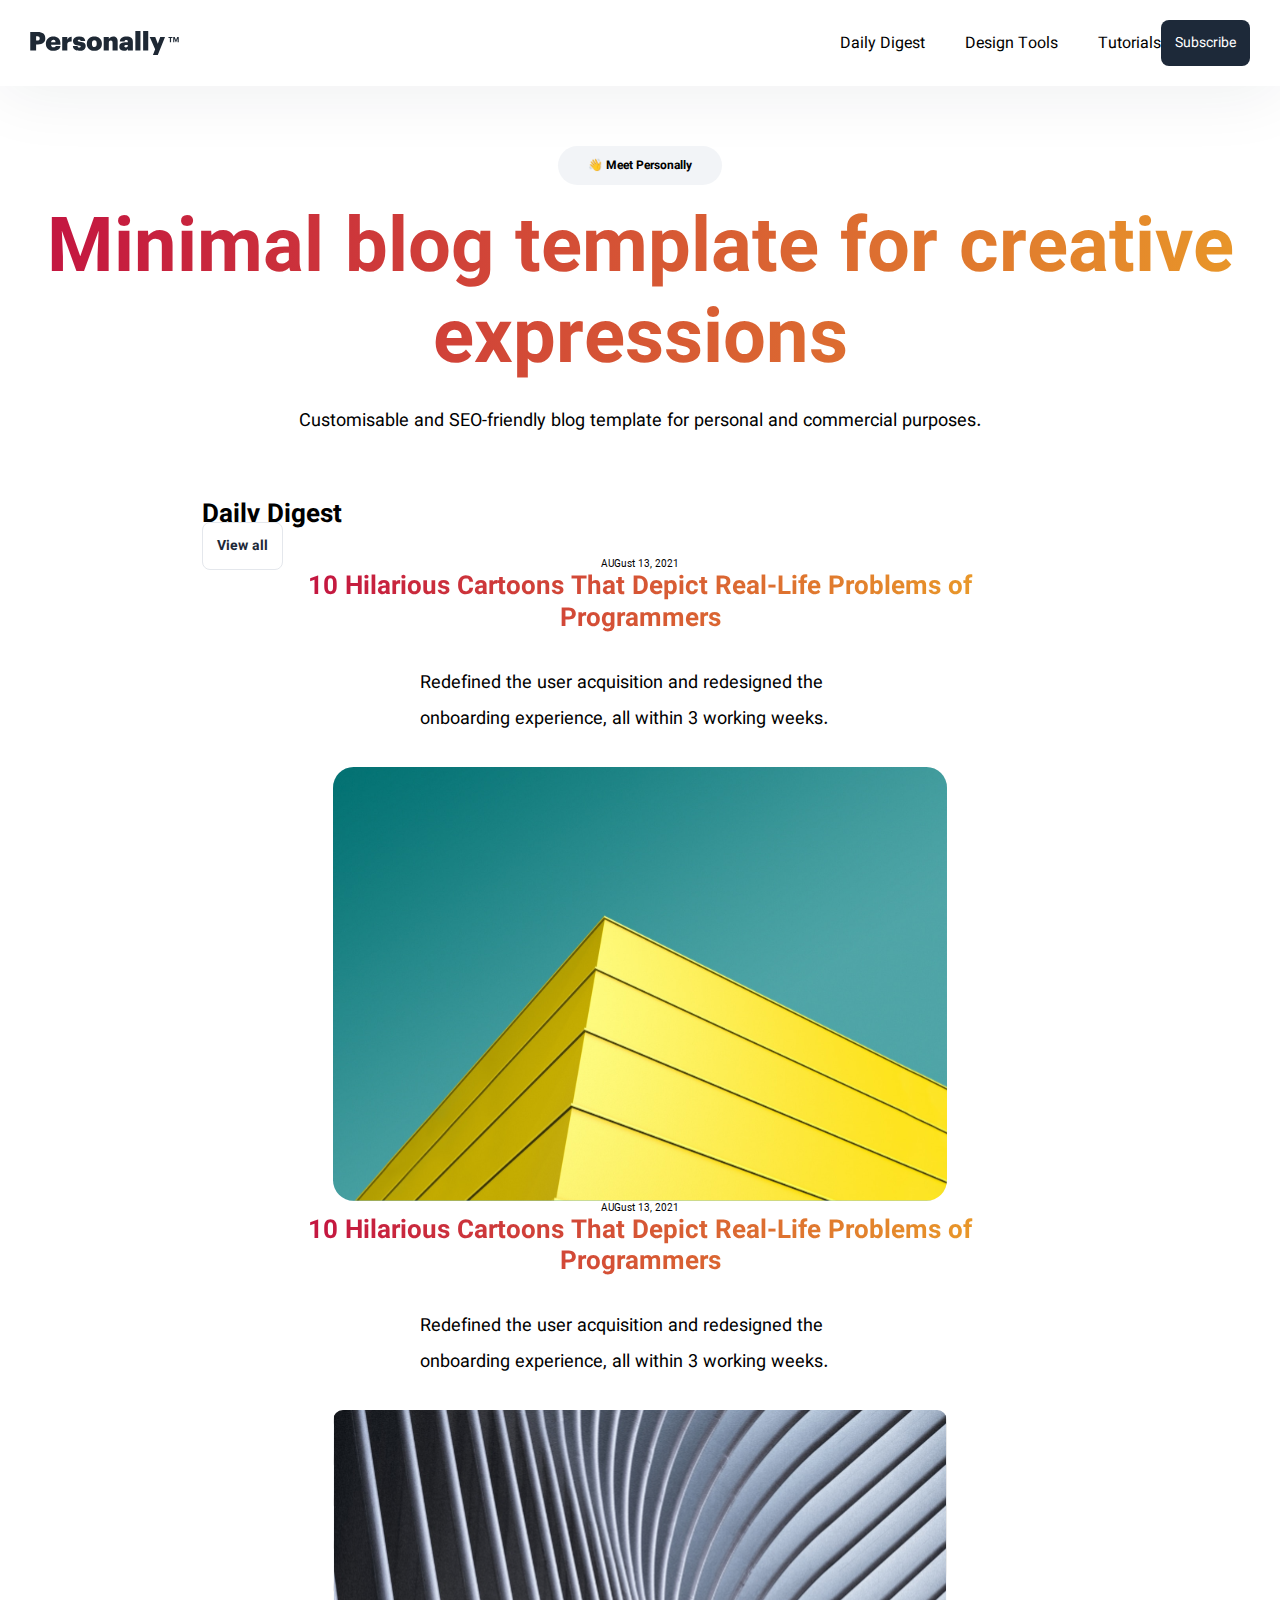
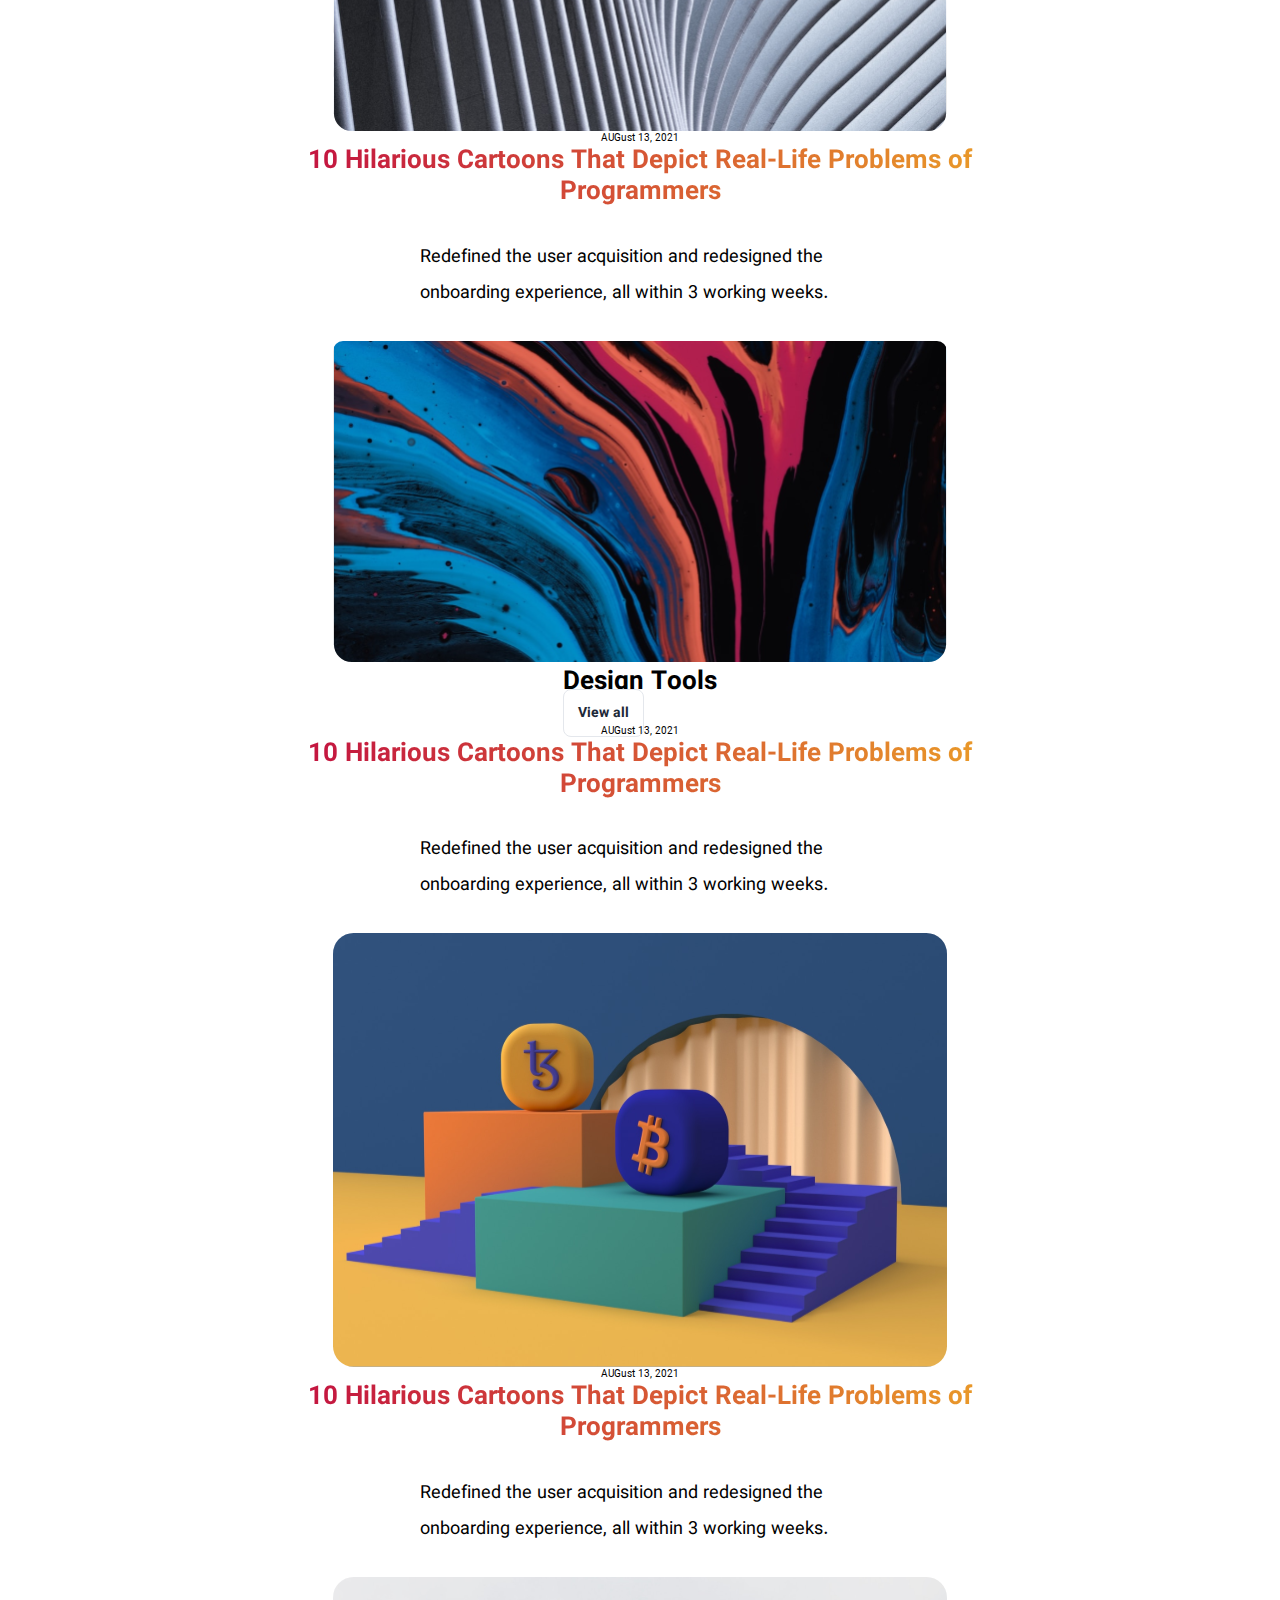
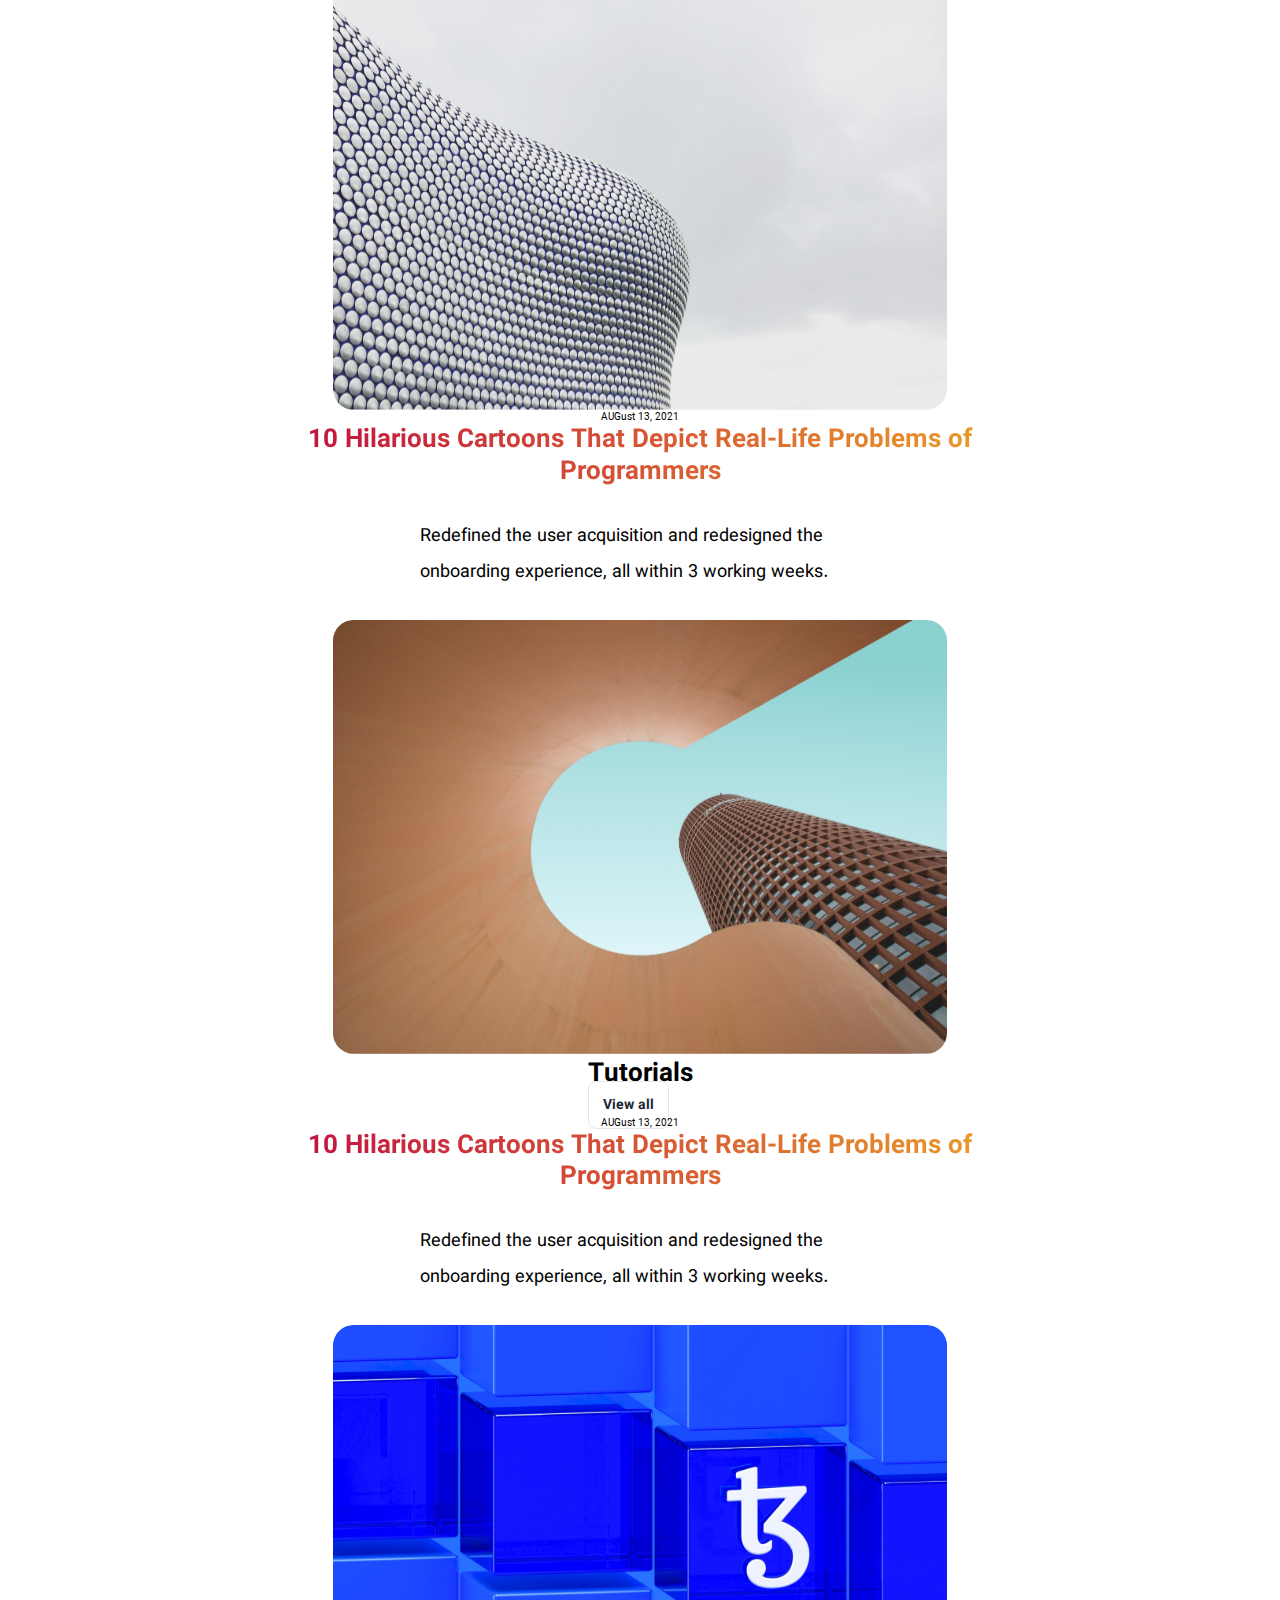
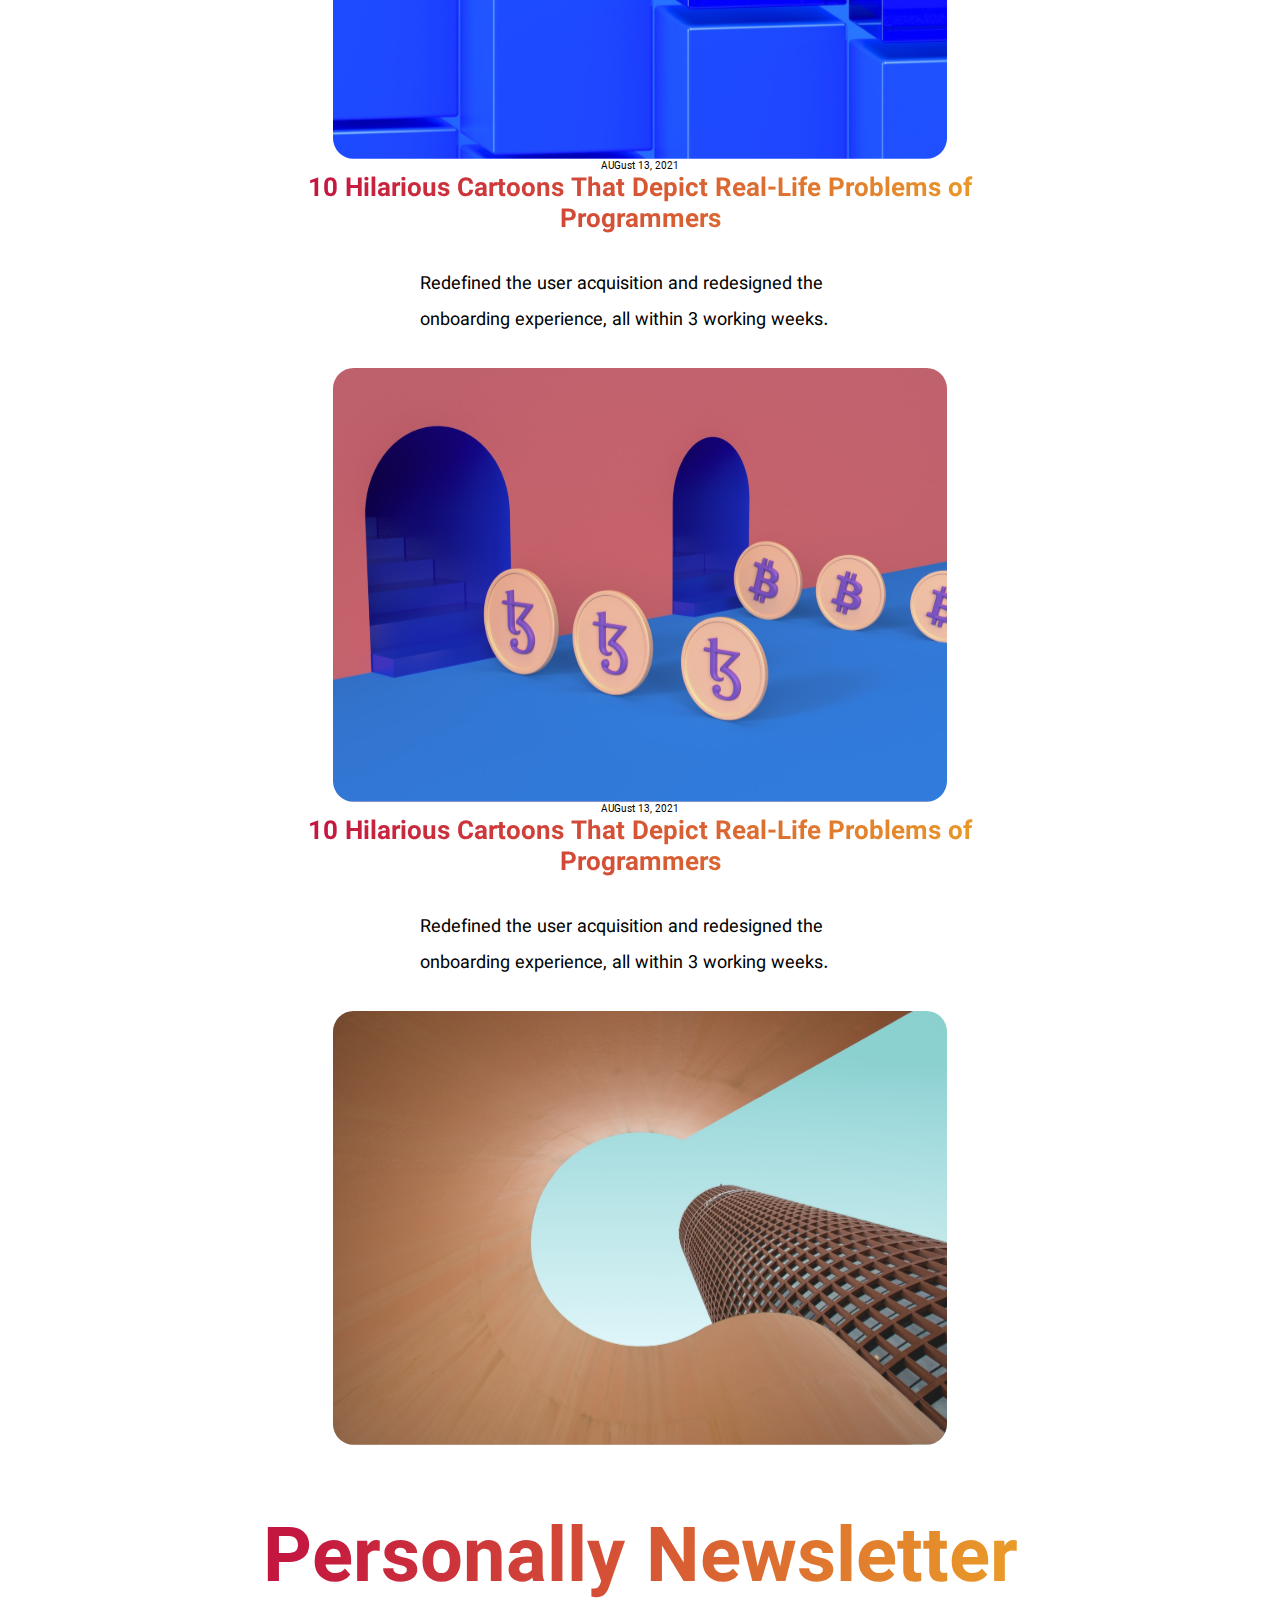
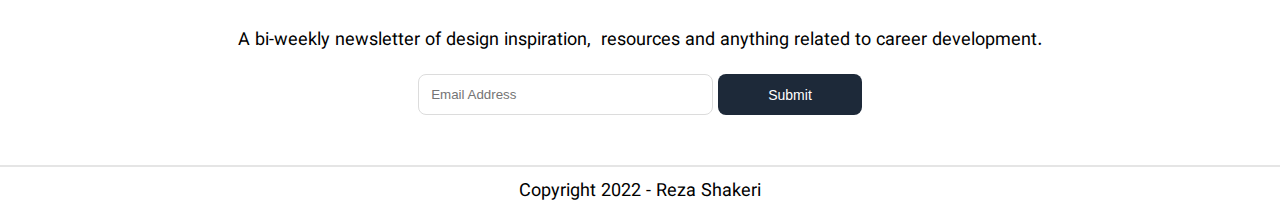
<file: index.html>
<!DOCTYPE html>
<html lang="en">
  <head>
    <meta charset="UTF-8" />
    <meta http-equiv="X-UA-Compatible" content="IE=edge" />
    <meta name="viewport" content="width=device-width, initial-scale=1.0" />
    <link rel="stylesheet" href="/css/font.css" />
    <link rel="stylesheet" href="/css/style.css" />
    <title>home Page</title>
  </head>
  <body>
    <header class="header">
      <nav class="navbar container block">
        <a class="navbar__logo" href="#">
          <img src="/assets/images/personally-logo.svg" alt="logo" />
        </a>
        <div class="navbar__list">
          <ul class="navbar__links">
            <li class="navbar__link"><a href="#">Daily Digest</a></li>
            <li class="navbar__link"><a href="#">Design Tools</a></li>
            <li class="navbar__link"><a href="#">Tutorials</a></li>
          </ul>
          <a class="navbar__cta btn" href="#">Subscribe</a>
        </div>
        <div class="navbar__toggler">
          <div class="bar bar-one"></div>
          <div class="bar bar-two"></div>
          <div class="bar bar-three"></div>
        </div>
      </nav>
    </header>
    <main class="main">
      <section class="intro container block">
        <span class="intro__badge badge"> 👋 Meet Personally </span>
        <h1 class="intro__title">
          Minimal blog template for creative expressions
        </h1>
        <p class="intro__description">
          Customisable and SEO-friendly blog template for personal and
          commercial purposes.
        </p>
      </section>
      <section class="article">
        <div class="article__main">
          <div class="article__view-all container">
            <h2>Daily Digest</h2>
            <a class="btn btn--primary" href="#">View all</a>
          </div>
          <div class="article__item">
            <div class="article__body">
              <span class="article__date">AUGust 13, 2021 </span>
              <h2 class="article__title">
                10 Hilarious Cartoons That Depict Real-Life Problems of
                Programmers
              </h2>
              <p class="article__description">
                Redefined the user acquisition and redesigned the onboarding
                experience, all within 3 working weeks.
              </p>
            </div>
            <picture class="article__image">
              <source
                class="article__image-mobile"
                media="(max-width:640px)"
                srcset="/assets/images/Article_Thumbnail_mobile.svg"
              />
              <source
                class="article__image-tablet"
                media="(max-width:768px)"
                srcset="/assets/images/Article_Thumbnail_tablet.svg"
              />
              <img
                class="article__image-default"
                src="/assets/images/Article_Thumbnail_desktop.svg"
                alt=""
              />
            </picture>
          </div>
          <div class="article__item">
            <div class="article__body">
              <div class="article__date">AUGust 13, 2021</div>
              <h2 class="article__title">
                10 Hilarious Cartoons That Depict Real-Life Problems of
                Programmers
              </h2>
              <p class="article__description">
                Redefined the user acquisition and redesigned the onboarding
                experience, all within 3 working weeks.
              </p>
            </div>
            <picture class="article__image">
              <source
                class="article__image-mobile"
                media="(max-width:640px)"
                srcset="/assets/images/Article_Thumbnail_1_mobile.svg"
              />
              <source
                class="article__image-tablet"
                media="(max-width:768px)"
                srcset="/assets/images/Article_Thumbnail_1_mobile.svg"
              />
              <img
                class="article__image-default"
                src="/assets/images/Article_Thumbnail_1_mobile.svg"
                alt=""
              />
            </picture>
          </div>
          <div class="article__item">
            <div class="article__body">
              <span class="article__date">AUGust 13, 2021 </span>
              <h2 class="article__title">
                10 Hilarious Cartoons That Depict Real-Life Problems of
                Programmers
              </h2>
              <p class="article__description">
                Redefined the user acquisition and redesigned the onboarding
                experience, all within 3 working weeks.
              </p>
            </div>
            <picture class="article__image">
              <source
                class="article__image-mobile"
                media="(max-width:640px)"
                srcset="/assets/images/Article_Thumbnail_2_mobile.svg"
              />
              <source
                class="article__image-tablet"
                media="(max-width:768px)"
                srcset="/assets/images/Article_Thumbnail_2_mobile.svg"
              />
              <img
                class="article__image-default"
                src="/assets/images/Article_Thumbnail_2_mobile.svg"
                alt=""
              />
            </picture>
          </div>
        </div>

        <div class="article__view-all container">
          <h2>Design Tools</h2>
          <a class="btn btn--primary" href="#">View all</a>
        </div>
        <div class="article__item">
          <div class="article__body">
            <span class="article__date">AUGust 13, 2021 </span>
            <h2 class="article__title">
              10 Hilarious Cartoons That Depict Real-Life Problems of
              Programmers
            </h2>
            <p class="article__description">
              Redefined the user acquisition and redesigned the onboarding
              experience, all within 3 working weeks.
            </p>
          </div>
          <picture class="article__image">
            <source
              class="article__image-mobile"
              media="(max-width:640px)"
              srcset="/assets/images/Article_Thumbnail_3_mobile.svg"
            />
            <source
              class="article__image-tablet"
              media="(max-width:768px)"
              srcset="/assets/images/Article_Thumbnail_3_mobile.svg"
            />
            <img
              class="article__image-default"
              src="/assets/images/Article_Thumbnail_3_mobile.svg"
              alt=""
            />
          </picture>
        </div>
        <div class="article__item">
          <div class="article__body">
            <div class="article__date">AUGust 13, 2021</div>
            <h2 class="article__title">
              10 Hilarious Cartoons That Depict Real-Life Problems of
              Programmers
            </h2>
            <p class="article__description">
              Redefined the user acquisition and redesigned the onboarding
              experience, all within 3 working weeks.
            </p>
          </div>
          <picture class="article__image">
            <source
              class="article__image-mobile"
              media="(max-width:640px)"
              srcset="/assets/images/Article_Thumbnail_4_mobile.svg"
            />
            <source
              class="article__image-tablet"
              media="(max-width:768px)"
              srcset="/assets/images/Article_Thumbnail_4_mobile.svg"
            />
            <img
              class="article__image-default"
              src="/assets/images/Article_Thumbnail_4_mobile.svg"
              alt=""
            />
          </picture>
        </div>
        <div class="article__item">
          <div class="article__body">
            <span class="article__date">AUGust 13, 2021 </span>
            <h2 class="article__title">
              10 Hilarious Cartoons That Depict Real-Life Problems of
              Programmers
            </h2>
            <p class="article__description">
              Redefined the user acquisition and redesigned the onboarding
              experience, all within 3 working weeks.
            </p>
          </div>
          <picture class="article__image">
            <source
              class="article__image-mobile"
              media="(max-width:640px)"
              srcset="/assets/images/Article_Thumbnail_5_mobile.svg"
            />
            <source
              class="article__image-tablet"
              media="(max-width:768px)"
              srcset="/assets/images/Article_Thumbnail_5_mobile.svg"
            />
            <img
              class="article__image-default"
              src="/assets/images/Article_Thumbnail_5_mobile.svg"
              alt=""
            />
          </picture>
        </div>
        
        <div class="article__view-all container">
          <h2>Tutorials</h2>
          <a class="btn btn--primary" href="#">View all</a>
        </div>
        <div class="article__item">
          <div class="article__body">
            <span class="article__date">AUGust 13, 2021 </span>
            <h2 class="article__title">
              10 Hilarious Cartoons That Depict Real-Life Problems of
              Programmers
            </h2>
            <p class="article__description">
              Redefined the user acquisition and redesigned the onboarding
              experience, all within 3 working weeks.
            </p>
          </div>
          <picture class="article__image">
            <source
              class="article__image-mobile"
              media="(max-width:640px)"
              srcset="/assets/images/Article_Thumbnail_6_mobile.svg"
            />
            <source
              class="article__image-tablet"
              media="(max-width:768px)"
              srcset="/assets/images/Article_Thumbnail_6_mobile.svg"
            />
            <img
              class="article__image-default"
              src="/assets/images/Article_Thumbnail_6_mobile.svg"
              alt=""
            />
          </picture>
        </div>
        <div class="article__item">
          <div class="article__body">
            <div class="article__date">AUGust 13, 2021</div>
            <h2 class="article__title">
              10 Hilarious Cartoons That Depict Real-Life Problems of
              Programmers
            </h2>
            <p class="article__description">
              Redefined the user acquisition and redesigned the onboarding
              experience, all within 3 working weeks.
            </p>
          </div>
          <picture class="article__image">
            <source
              class="article__image-mobile"
              media="(max-width:640px)"
              srcset="/assets/images/Article_Thumbnail_7_mobile.svg"
            />
            <source
              class="article__image-tablet"
              media="(max-width:768px)"
              srcset="/assets/images/Article_Thumbnail_7_mobile.svg"
            />
            <img
              class="article__image-default"
              src="/assets/images/Article_Thumbnail_7_mobile.svg"
              alt=""
            />
          </picture>
        </div>
        <div class="article__item">
          <div class="article__body">
            <span class="article__date">AUGust 13, 2021 </span>
            <h2 class="article__title">
              10 Hilarious Cartoons That Depict Real-Life Problems of
              Programmers
            </h2>
            <p class="article__description">
              Redefined the user acquisition and redesigned the onboarding
              experience, all within 3 working weeks.
            </p>
          </div>
          <picture class="article__image">
            <source
              class="article__image-mobile"
              media="(max-width:640px)"
              srcset="/assets/images/Article_Thumbnail_8_mobile.svg"
            />
            <source
              class="article__image-tablet"
              media="(max-width:768px)"
              srcset="/assets/images/Article_Thumbnail_8_mobile.svg"
            />
            <img
              class="article__image-default"
              src="/assets/images/Article_Thumbnail_5_mobile.svg"
              alt=""
            />
          </picture>
        </div>


      </div>
      </section>
      <section class="newsletter">
        <h1 class="newsletter__title">Personally Newsletter</h1>
        <p class="newsletter__description">A bi-weekly newsletter of design inspiration,&nbsp;
           resources and anything related to career development.</p>
        <form class="newsletter__form" action="">
          <input placeholder="Email Address" class="newsletter__input" type="text">
          <input class="newsletter__button btn" type="submit">
        </form>
      </section>
      <div class="separator"/></div>
    <footer class="footer">
      <p>Copyright 2022 - Reza Shakeri</p>
    </footer>
    </main>
  </body>
</html>
</file>
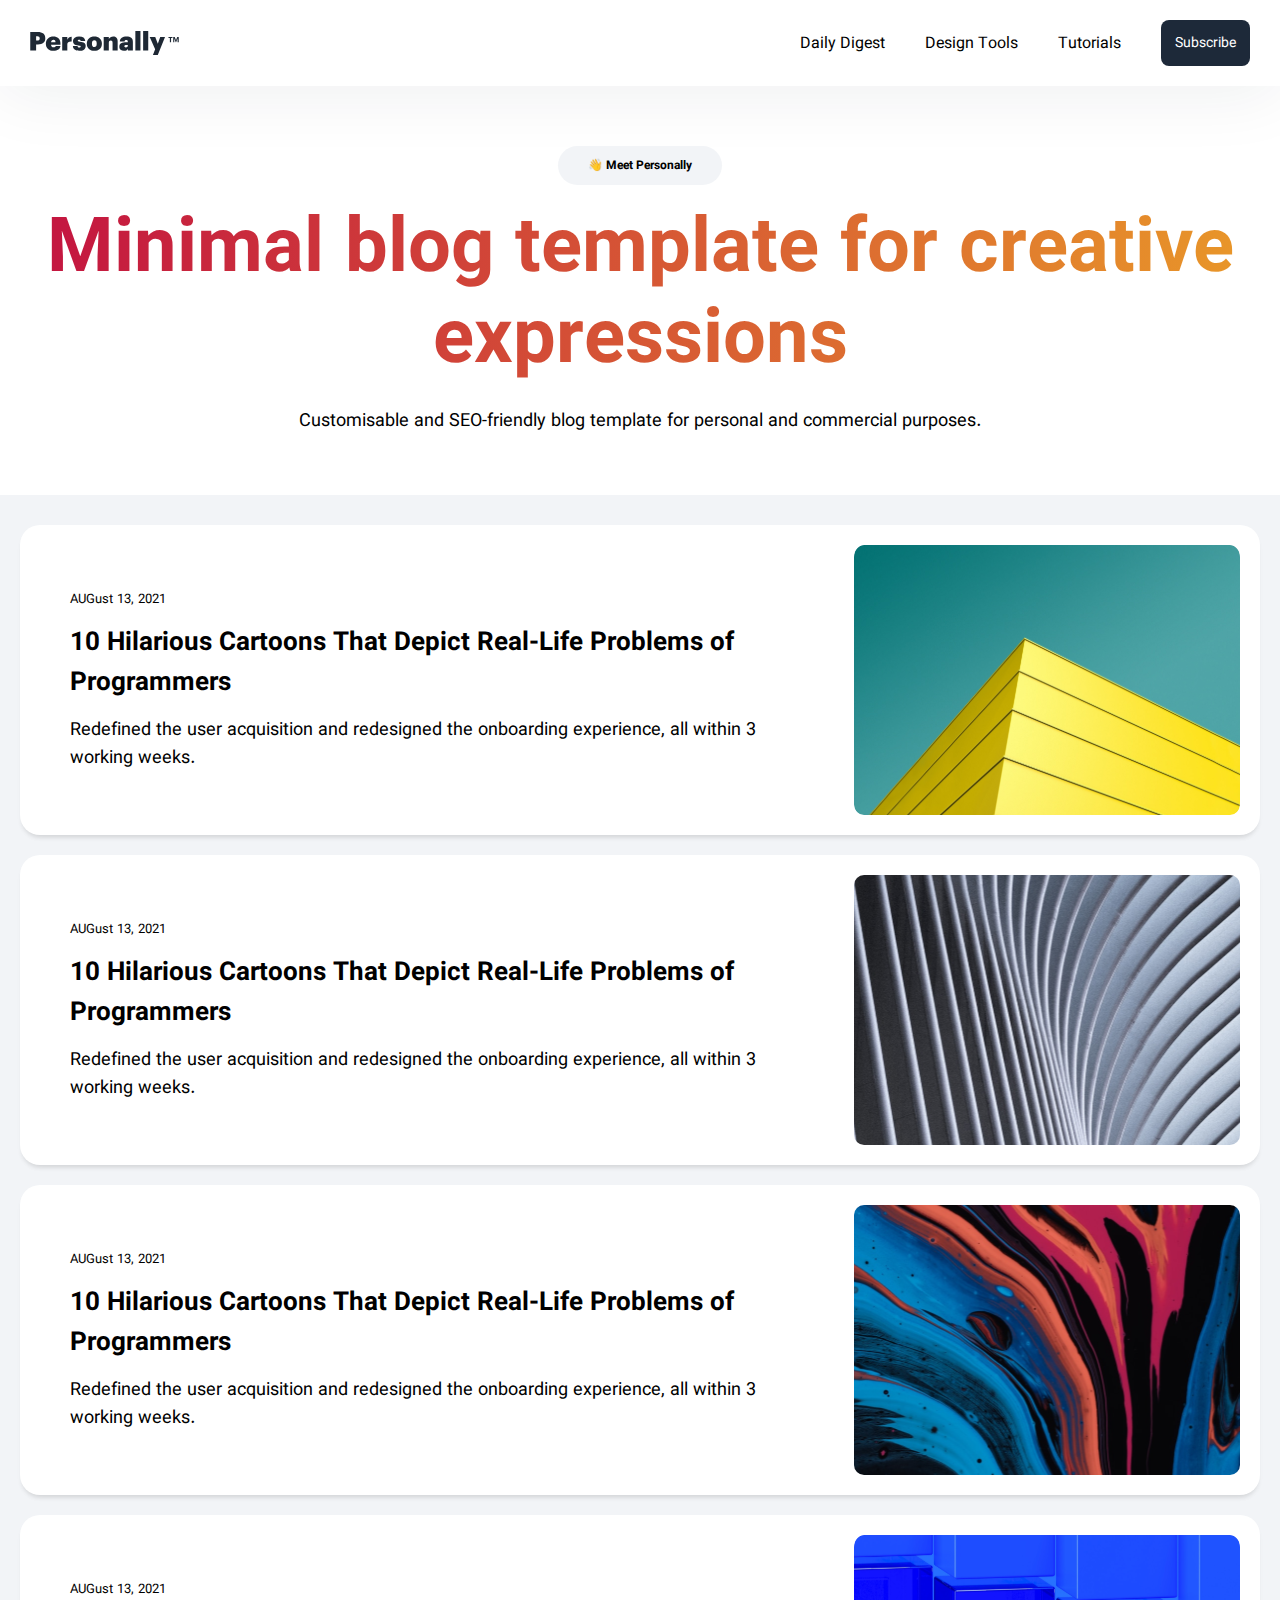
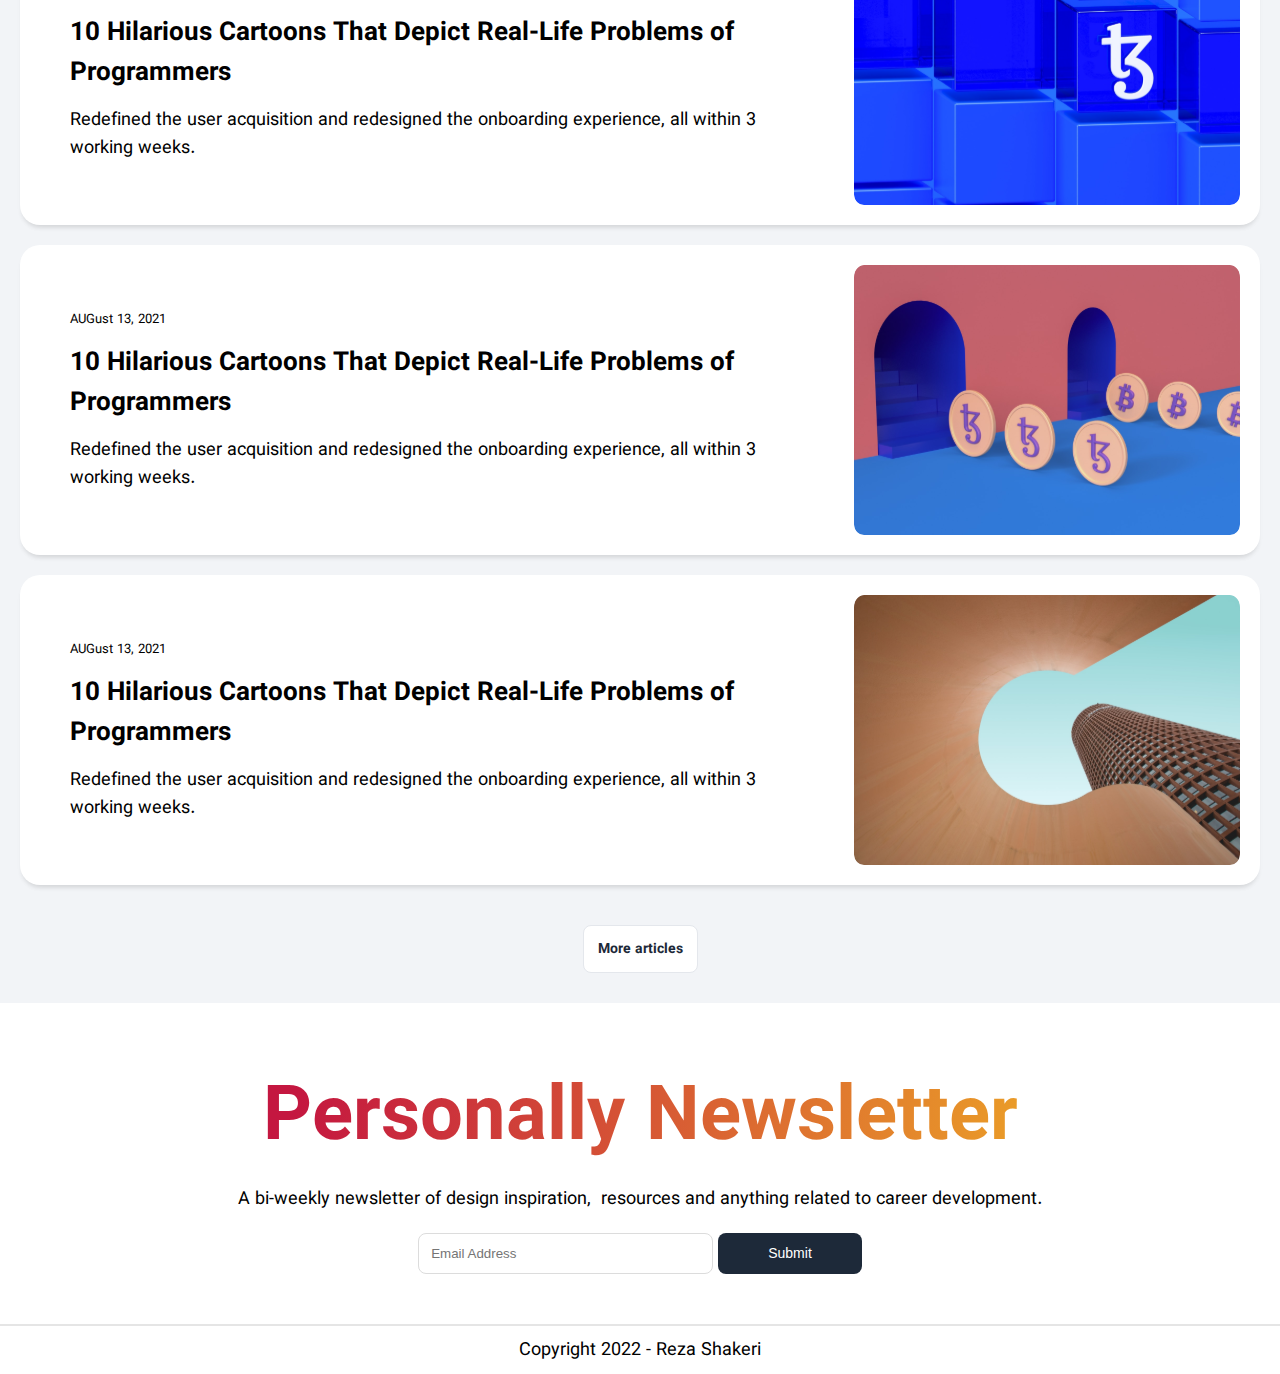
<file: category.html>
<!DOCTYPE html>
<html lang="en">
<head>
    <meta charset="UTF-8"/>
    <meta http-equiv="X-UA-Compatible" content="IE=edge"/>
    <meta name="viewport" content="width=device-width, initial-scale=1.0"/>
    <link rel="stylesheet" href="/css/font.css"/>
    <link rel="stylesheet" href="/css/style.css"/>
    <title>home Page</title>
</head>
<body>
<header class="header">
    <nav class="navbar container block">
        <a class="navbar__logo" href="#">
            <img src="/assets/images/personally-logo.svg" alt="logo"/>
        </a>
        <div class="navbar__toggler">
            <div class="bar bar-one"></div>
            <div class="bar bar-two"></div>
            <div class="bar bar-three"></div>
        </div>
        <div class="navbar__list">
            <ul class="navbar__links">
                <li class="navbar__link"><a href="#">Daily Digest</a></li>
                <li class="navbar__link"><a href="#">Design Tools</a></li>
                <li class="navbar__link"><a href="#">Tutorials</a></li>
                <a class="navbar__cta btn" href="#">Subscribe</a>
            </ul>
        </div>
    </nav>
</header>
<main class="main">
    <section class="intro container block">
        <span class="intro__badge badge"> 👋 Meet Personally </span>
        <h1 class="intro__title">
            Minimal blog template for creative expressions
        </h1>
        <p class="intro__description">
            Customisable and SEO-friendly blog template for personal and
            commercial purposes.
        </p>
    </section>
    <section class="articles">
        <div class="articles__main">
            <div class="articles__item">
                <div class="articles__body">
                    <span class="articles__date">AUGust 13, 2021 </span>
                    <h2 class="articles__title">
                        10 Hilarious Cartoons That Depict Real-Life Problems of
                        Programmers
                    </h2>
                    <p class="articles__description">
                        Redefined the user acquisition and redesigned the onboarding
                        experience, all within 3 working weeks.
                    </p>
                </div>
                <picture class="articles__image">
                    <source
                            class="articles__image-mobile"
                            media="(max-width:640px)"
                            srcset="/assets/images/articles_Thumbnail_mobile.svg"
                    />
                    <source
                            class="articles__image-tablet"
                            media="(max-width:768px)"
                            srcset="/assets/images/articles_Thumbnail_tablet.svg"
                    />
                    <img
                            class="articles__image-default"
                            src="/assets/images/articles_Thumbnail_desktop.svg"
                            alt=""
                    />
                </picture>
            </div>
            <div class="articles__item">
                <div class="articles__body">
                    <div class="articles__date">AUGust 13, 2021</div>
                    <h2 class="articles__title">
                        10 Hilarious Cartoons That Depict Real-Life Problems of
                        Programmers
                    </h2>
                    <p class="articles__description">
                        Redefined the user acquisition and redesigned the onboarding
                        experience, all within 3 working weeks.
                    </p>
                </div>
                <picture class="articles__image">
                    <source
                            class="articles__image-mobile"
                            media="(max-width:640px)"
                            srcset="/assets/images/articles_Thumbnail_1_mobile.svg"
                    />
                    <source
                            class="articles__image-tablet"
                            media="(max-width:768px)"
                            srcset="/assets/images/articles_Thumbnail_1_mobile.svg"
                    />
                    <img
                            class="articles__image-default"
                            src="/assets/images/articles_Thumbnail_1_mobile.svg"
                            alt=""
                    />
                </picture>
            </div>
            <div class="articles__item">
                <div class="articles__body">
                    <span class="articles__date">AUGust 13, 2021 </span>
                    <h2 class="articles__title">
                        10 Hilarious Cartoons That Depict Real-Life Problems of
                        Programmers
                    </h2>
                    <p class="articles__description">
                        Redefined the user acquisition and redesigned the onboarding
                        experience, all within 3 working weeks.
                    </p>
                </div>
                <picture class="articles__image">
                    <source
                            class="articles__image-mobile"
                            media="(max-width:640px)"
                            srcset="/assets/images/articles_Thumbnail_2_mobile.svg"
                    />
                    <source
                            class="articles__image-tablet"
                            media="(max-width:768px)"
                            srcset="/assets/images/articles_Thumbnail_2_mobile.svg"
                    />
                    <img
                            class="articles__image-default"
                            src="/assets/images/articles_Thumbnail_2_mobile.svg"
                            alt=""
                    />
                </picture>
            </div>
            <div class="articles__item">
                <div class="articles__body">
                    <span class="articles__date">AUGust 13, 2021 </span>
                    <h2 class="articles__title">
                        10 Hilarious Cartoons That Depict Real-Life Problems of
                        Programmers
                    </h2>
                    <p class="articles__description">
                        Redefined the user acquisition and redesigned the onboarding
                        experience, all within 3 working weeks.
                    </p>
                </div>
                <picture class="articles__image">
                    <source
                            class="articles__image-mobile"
                            media="(max-width:640px)"
                            srcset="/assets/images/articles_Thumbnail_6_mobile.svg"
                    />
                    <source
                            class="articles__image-tablet"
                            media="(max-width:768px)"
                            srcset="/assets/images/articles_Thumbnail_6_mobile.svg"
                    />
                    <img
                            class="articles__image-default"
                            src="/assets/images/articles_Thumbnail_6_mobile.svg"
                            alt=""
                    />
                </picture>
            </div>
            <div class="articles__item">
                <div class="articles__body">
                    <div class="articles__date">AUGust 13, 2021</div>
                    <h2 class="articles__title">
                        10 Hilarious Cartoons That Depict Real-Life Problems of
                        Programmers
                    </h2>
                    <p class="articles__description">
                        Redefined the user acquisition and redesigned the onboarding
                        experience, all within 3 working weeks.
                    </p>
                </div>
                <picture class="articles__image">
                    <source
                            class="articles__image-mobile"
                            media="(max-width:640px)"
                            srcset="/assets/images/articles_Thumbnail_7_mobile.svg"
                    />
                    <source
                            class="articles__image-tablet"
                            media="(max-width:768px)"
                            srcset="/assets/images/articles_Thumbnail_7_mobile.svg"
                    />
                    <img
                            class="articles__image-default"
                            src="/assets/images/articles_Thumbnail_7_mobile.svg"
                            alt=""
                    />
                </picture>
            </div>
            <div class="articles__item">
                <div class="articles__body">
                    <span class="articles__date">AUGust 13, 2021 </span>
                    <h2 class="articles__title">
                        10 Hilarious Cartoons That Depict Real-Life Problems of
                        Programmers
                    </h2>
                    <p class="articles__description">
                        Redefined the user acquisition and redesigned the onboarding
                        experience, all within 3 working weeks.
                    </p>
                </div>
                <picture class="articles__image">
                    <source
                            class="articles__image-mobile"
                            media="(max-width:640px)"
                            srcset="/assets/images/articles_Thumbnail_8_mobile.svg"
                    />
                    <source
                            class="articles__image-tablet"
                            media="(max-width:768px)"
                            srcset="/assets/images/articles_Thumbnail_8_mobile.svg"
                    />
                    <img
                            class="articles__image-default"
                            src="/assets/images/articles_Thumbnail_5_mobile.svg"
                            alt=""
                    />
                </picture>
            </div>
            <div class="more-btn container">
                <a class=" btn btn--primary" href="#">More articles</a>
            </div>
        </div>
        </div>
    </section>
    <section class="newsletter">
        <h1 class="newsletter__title">Personally Newsletter</h1>
        <p class="newsletter__description">A bi-weekly newsletter of design inspiration,&nbsp;
            resources and anything related to career development.</p>
        <form class="newsletter__form" action="">
            <input placeholder="Email Address" class="newsletter__input" type="text">
            <input class="newsletter__button btn" type="submit">
        </form>
    </section>
    <div class="separator"/>
    </div>
</main>
<footer class="footer">
    <p>Copyright 2022 - Reza Shakeri</p>
</footer>
</body>
</html>
</file>
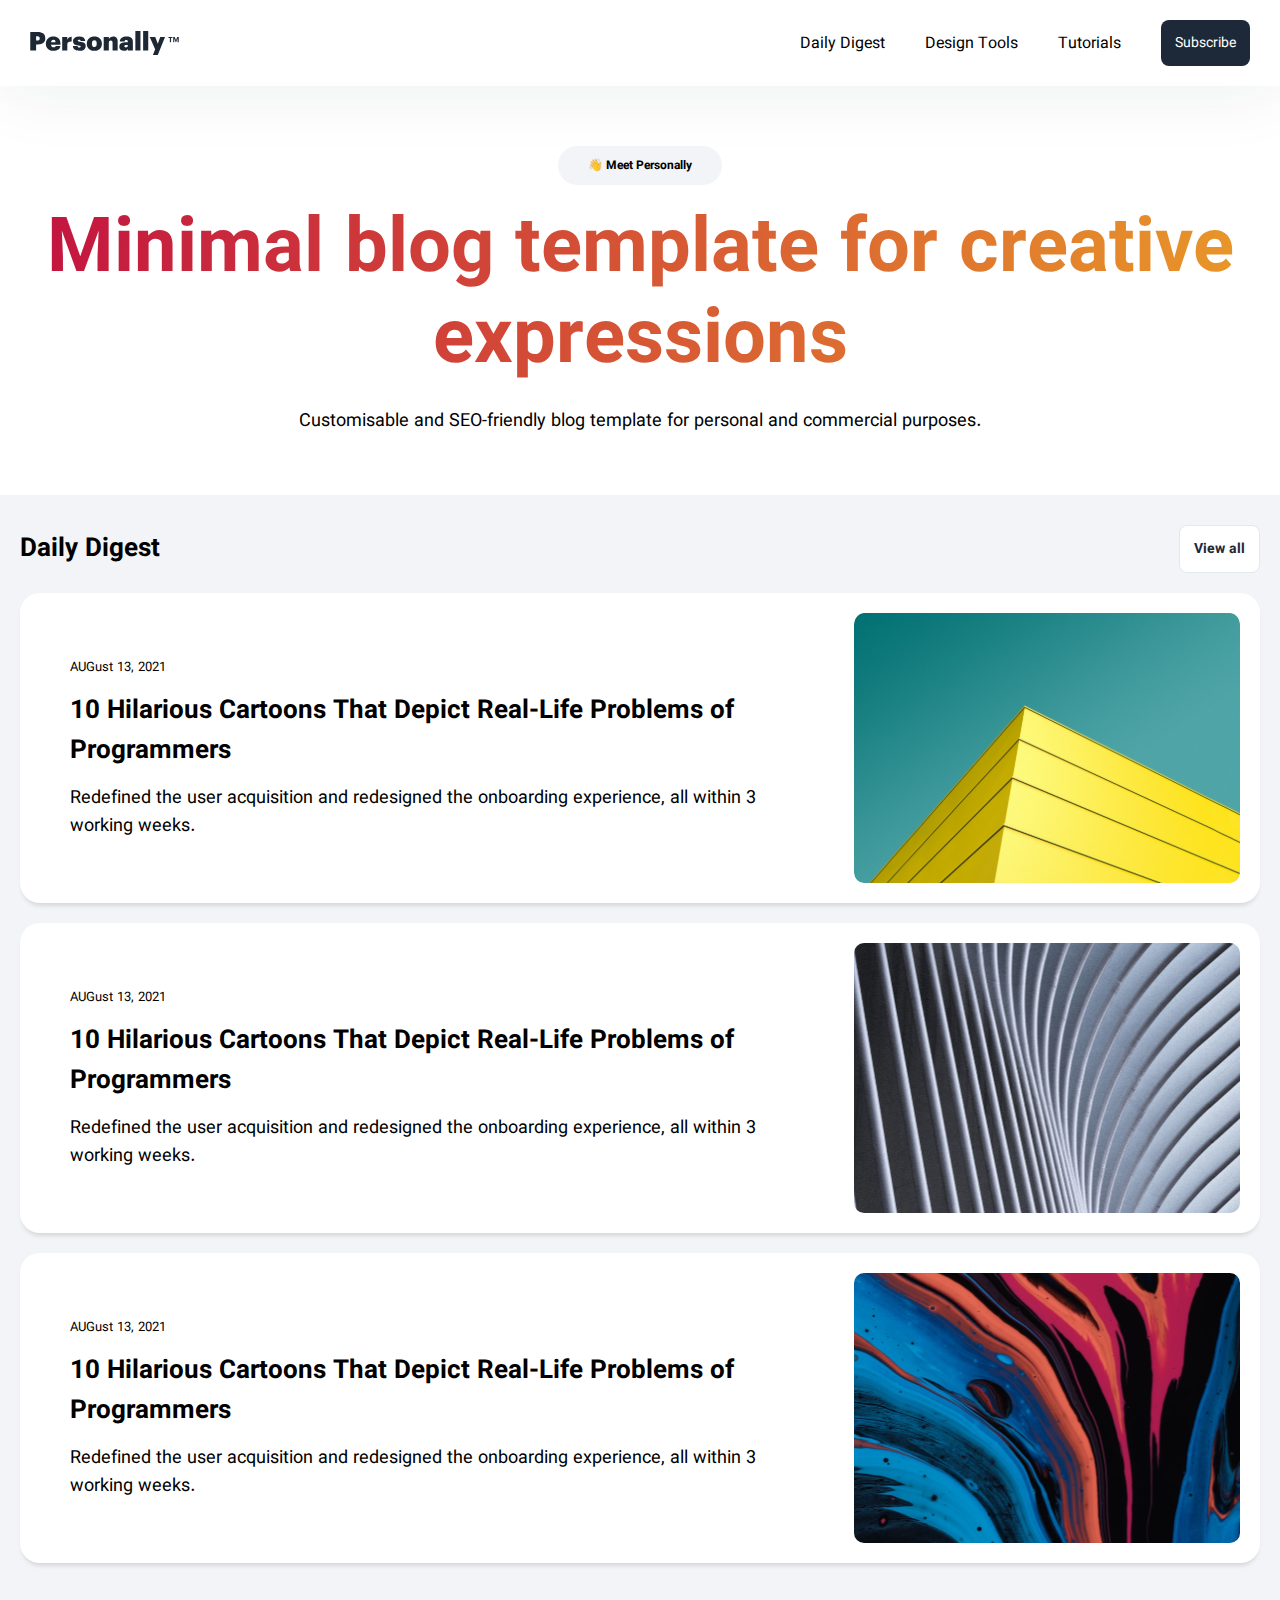
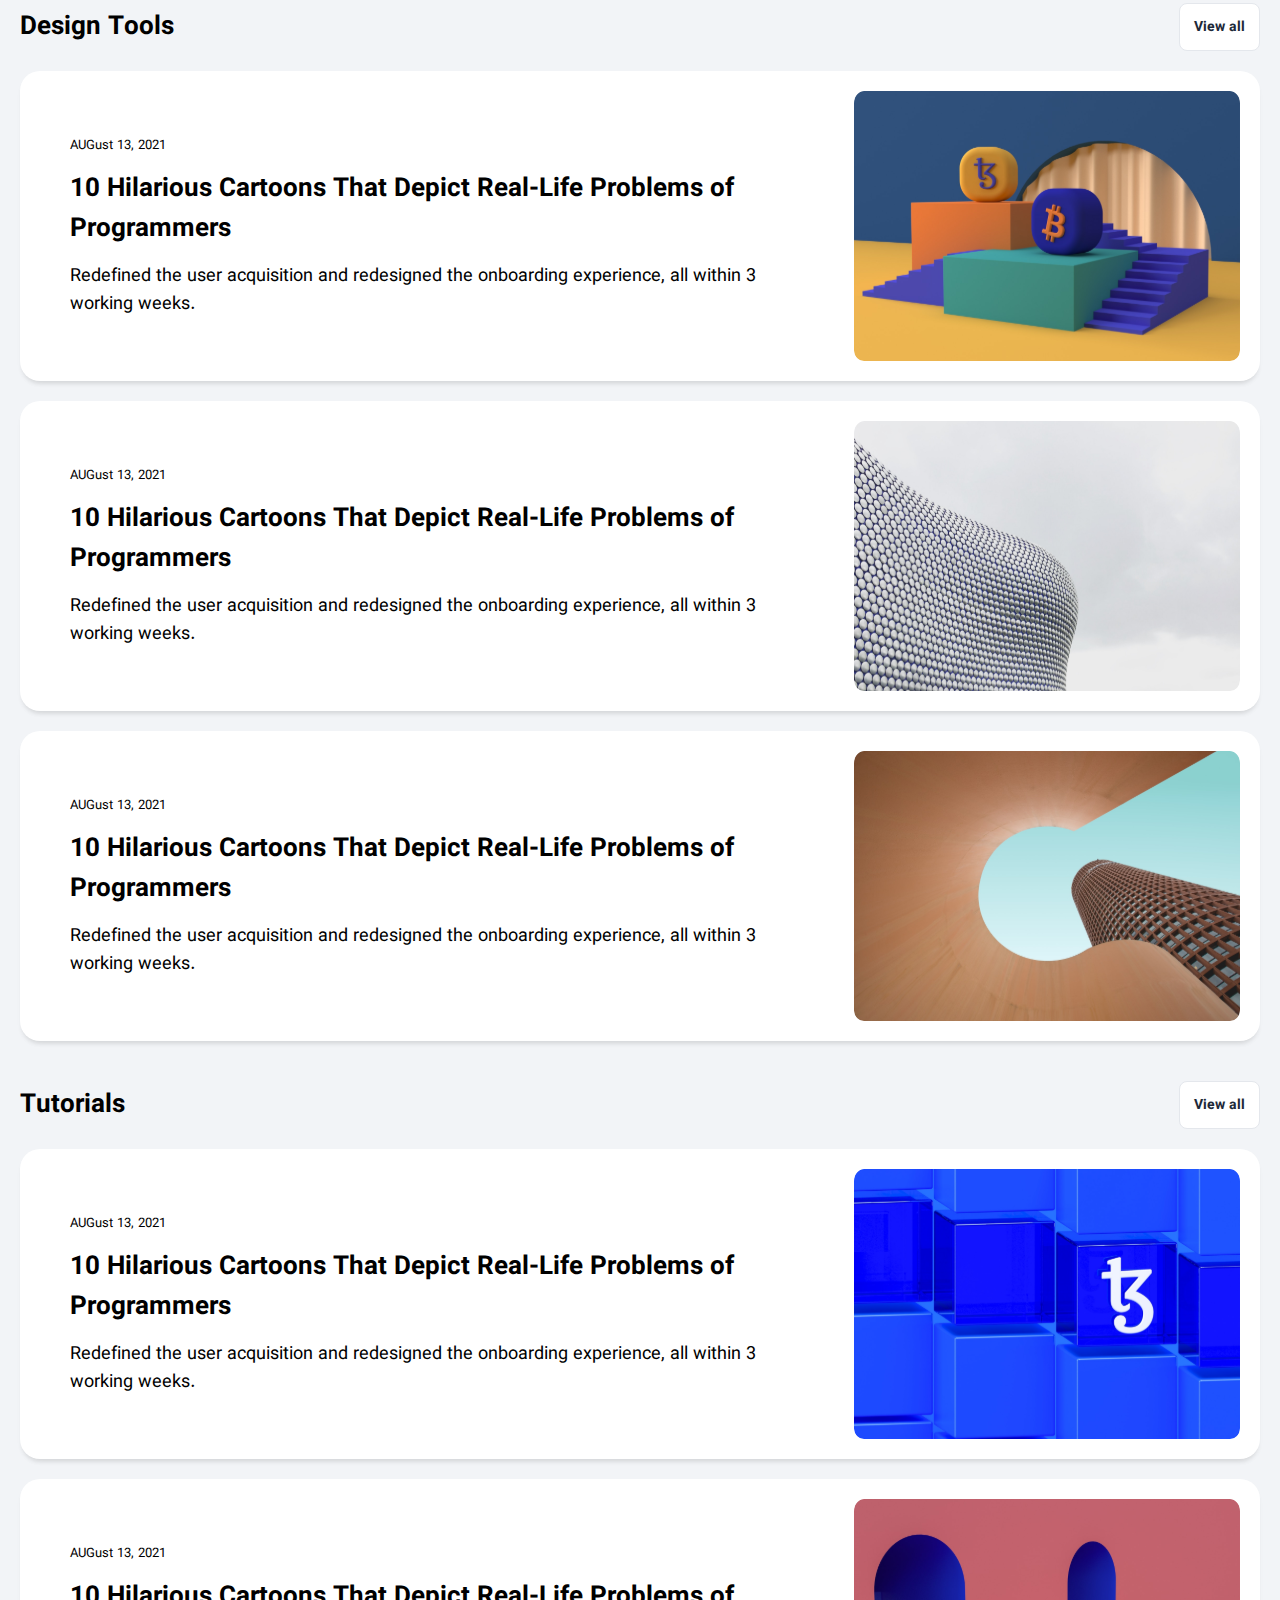
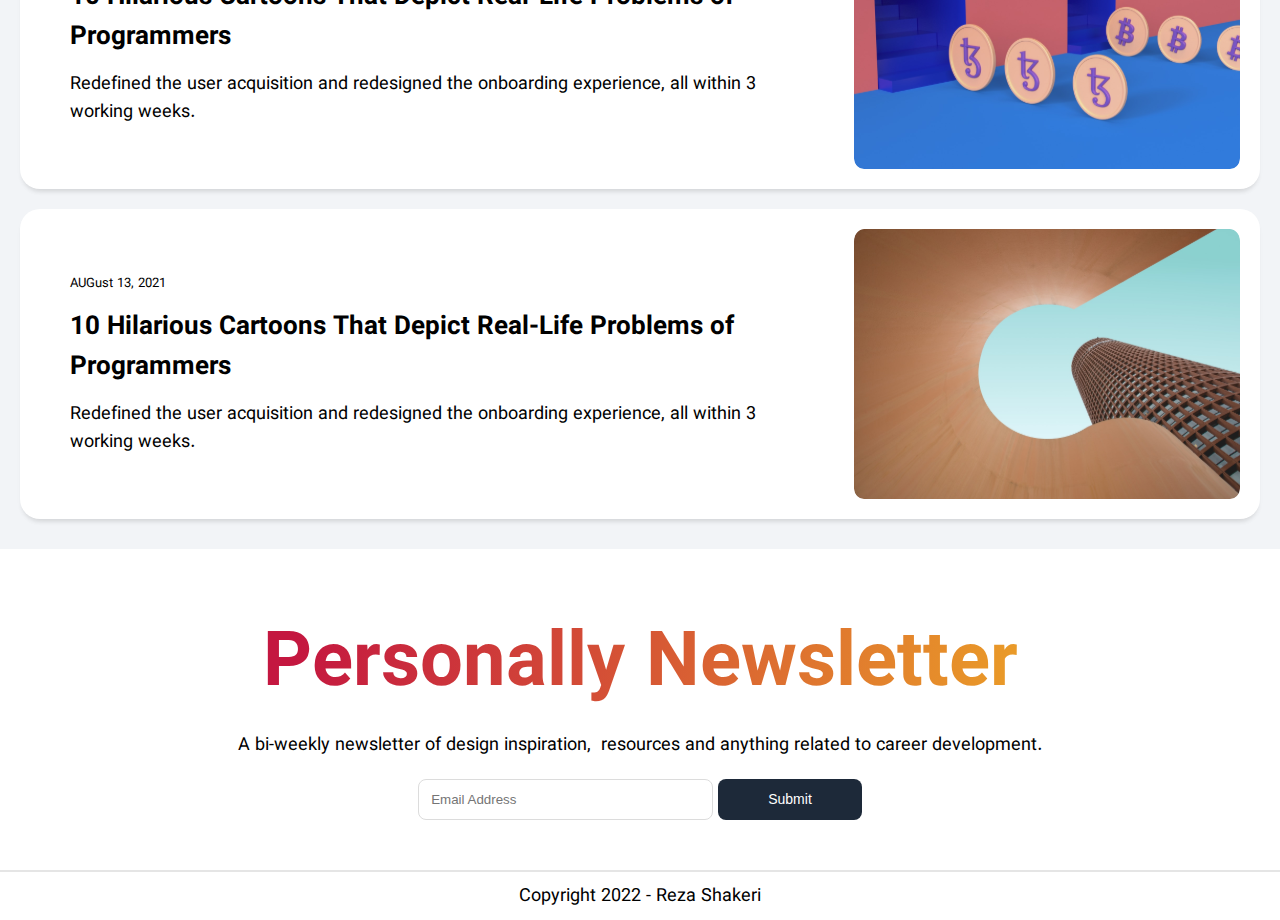
<file: homepage.html>
<!DOCTYPE html>
<html lang="en">
  <head>
    <meta charset="UTF-8" />
    <meta http-equiv="X-UA-Compatible" content="IE=edge" />
    <meta name="viewport" content="width=device-width, initial-scale=1.0" />
    <link rel="stylesheet" href="/css/font.css" />
    <link rel="stylesheet" href="/css/style.css" />
    <title>home Page</title>
  </head>
  <body>
    <header class="header">
      <nav class="navbar container block">
        <a class="navbar__logo" href="#">
          <img src="/assets/images/personally-logo.svg" alt="logo" />
        </a>
        <div class="navbar__toggler">
          <div class="bar bar-one"></div>
          <div class="bar bar-two"></div>
          <div class="bar bar-three"></div>
        </div>
        <div class="navbar__list">
          <ul class="navbar__links">
            <li class="navbar__link"><a href="#">Daily Digest</a></li>
            <li class="navbar__link"><a href="#">Design Tools</a></li>
            <li class="navbar__link"><a href="#">Tutorials</a></li>
            <a class="navbar__cta btn" href="#">Subscribe</a>
          </ul>
        </div>
      </nav>
    </header>
    <main class="main">
      <section class="intro container block">
        <span class="intro__badge badge"> 👋 Meet Personally </span>
        <h1 class="intro__title">
          Minimal blog template for creative expressions
        </h1>
        <p class="intro__description">
          Customisable and SEO-friendly blog template for personal and
          commercial purposes.
        </p>
      </section>
      <section class="articles">
        <div class="articles__main">
          <div class="articles__view-all container">
            <h2>Daily Digest</h2>
            <a class="btn btn--primary" href="#">View all</a>
          </div>
          <div class="articles__item">
            <div class="articles__body">
              <span class="articles__date">AUGust 13, 2021 </span>
              <h2 class="articles__title">
                10 Hilarious Cartoons That Depict Real-Life Problems of
                Programmers
              </h2>
              <p class="articles__description">
                Redefined the user acquisition and redesigned the onboarding
                experience, all within 3 working weeks.
              </p>
            </div>
            <picture class="articles__image">
              <source
                class="articles__image-mobile"
                media="(max-width:640px)"
                srcset="/assets/images/articles_Thumbnail_mobile.svg"
              />
              <source
                class="articles__image-tablet"
                media="(max-width:768px)"
                srcset="/assets/images/articles_Thumbnail_tablet.svg"
              />
              <img
                class="articles__image-default"
                src="/assets/images/articles_Thumbnail_desktop.svg"
                alt=""
              />
            </picture>
          </div>
          <div class="articles__item">
            <div class="articles__body">
              <div class="articles__date">AUGust 13, 2021</div>
              <h2 class="articles__title">
                10 Hilarious Cartoons That Depict Real-Life Problems of
                Programmers
              </h2>
              <p class="articles__description">
                Redefined the user acquisition and redesigned the onboarding
                experience, all within 3 working weeks.
              </p>
            </div>
            <picture class="articles__image">
              <source
                class="articles__image-mobile"
                media="(max-width:640px)"
                srcset="/assets/images/articles_Thumbnail_1_mobile.svg"
              />
              <source
                class="articles__image-tablet"
                media="(max-width:768px)"
                srcset="/assets/images/articles_Thumbnail_1_mobile.svg"
              />
              <img
                class="articles__image-default"
                src="/assets/images/articles_Thumbnail_1_mobile.svg"
                alt=""
              />
            </picture>
          </div>
          <div class="articles__item">
            <div class="articles__body">
              <span class="articles__date">AUGust 13, 2021 </span>
              <h2 class="articles__title">
                10 Hilarious Cartoons That Depict Real-Life Problems of
                Programmers
              </h2>
              <p class="articles__description">
                Redefined the user acquisition and redesigned the onboarding
                experience, all within 3 working weeks.
              </p>
            </div>
            <picture class="articles__image">
              <source
                class="articles__image-mobile"
                media="(max-width:640px)"
                srcset="/assets/images/articles_Thumbnail_2_mobile.svg"
              />
              <source
                class="articles__image-tablet"
                media="(max-width:768px)"
                srcset="/assets/images/articles_Thumbnail_2_mobile.svg"
              />
              <img
                class="articles__image-default"
                src="/assets/images/articles_Thumbnail_2_mobile.svg"
                alt=""
              />
            </picture>
          </div>
        </div>

        <div class="articles__view-all container">
          <h2>Design Tools</h2>
          <a class="btn btn--primary" href="#">View all</a>
        </div>
        <div class="articles__item">
          <div class="articles__body">
            <span class="articles__date">AUGust 13, 2021 </span>
            <h2 class="articles__title">
              10 Hilarious Cartoons That Depict Real-Life Problems of
              Programmers
            </h2>
            <p class="articles__description">
              Redefined the user acquisition and redesigned the onboarding
              experience, all within 3 working weeks.
            </p>
          </div>
          <picture class="articles__image">
            <source
              class="articles__image-mobile"
              media="(max-width:640px)"
              srcset="/assets/images/articles_Thumbnail_3_mobile.svg"
            >
            <source
              class="articles__image-tablet"
              media="(max-width:768px)"
              srcset="/assets/images/articles_Thumbnail_3_mobile.svg"
            >
            <img
              class="articles__image-default"
              src="/assets/images/articles_Thumbnail_3_mobile.svg"
              alt=""
            />
          </picture>
        </div>
        <div class="articles__item">
          <div class="articles__body">
            <div class="articles__date">AUGust 13, 2021</div>
            <h2 class="articles__title">
              10 Hilarious Cartoons That Depict Real-Life Problems of
              Programmers
            </h2>
            <p class="articles__description">
              Redefined the user acquisition and redesigned the onboarding
              experience, all within 3 working weeks.
            </p>
          </div>
          <picture class="articles__image">
            <source
              class="articles__image-mobile"
              media="(max-width:640px)"
              srcset="/assets/images/articles_Thumbnail_4_mobile.svg"
            >
            <source
              class="articles__image-tablet"
              media="(max-width:768px)"
              srcset="/assets/images/articles_Thumbnail_4_mobile.svg"
            >
            <img
              class="articles__image-default"
              src="/assets/images/articles_Thumbnail_4_mobile.svg"
              alt=""
            />
          </picture>
        </div>
        <div class="articles__item">
          <div class="articles__body">
            <span class="articles__date">AUGust 13, 2021 </span>
            <h2 class="articles__title">
              10 Hilarious Cartoons That Depict Real-Life Problems of
              Programmers
            </h2>
            <p class="articles__description">
              Redefined the user acquisition and redesigned the onboarding
              experience, all within 3 working weeks.
            </p>
          </div>
          <picture class="articles__image">
            <source
              class="articles__image-mobile"
              media="(max-width:640px)"
              srcset="/assets/images/articles_Thumbnail_5_mobile.svg"
            >
            <source
              class="articles__image-tablet"
              media="(max-width:768px)"
              srcset="/assets/images/articles_Thumbnail_5_mobile.svg"
            >
            <img
              class="articles__image-default"
              src="/assets/images/articles_Thumbnail_5_mobile.svg"
              alt=""
            />
          </picture>
        </div>
        
        <div class="articles__view-all container">
          <h2>Tutorials</h2>
          <a class="btn btn--primary" href="#">View all</a>
        </div>
        <div class="articles__item">
          <div class="articles__body">
            <span class="articles__date">AUGust 13, 2021 </span>
            <h2 class="articles__title">
              10 Hilarious Cartoons That Depict Real-Life Problems of
              Programmers
            </h2>
            <p class="articles__description">
              Redefined the user acquisition and redesigned the onboarding
              experience, all within 3 working weeks.
            </p>
          </div>
          <picture class="articles__image">
            <source
              class="articles__image-mobile"
              media="(max-width:640px)"
              srcset="/assets/images/articles_Thumbnail_6_mobile.svg"
            >
            <source
              class="articles__image-tablet"
              media="(max-width:768px)"
              srcset="/assets/images/articles_Thumbnail_6_mobile.svg"
            >
            <img
              class="articles__image-default"
              src="/assets/images/articles_Thumbnail_6_mobile.svg"
              alt=""
            />
          </picture>
        </div>
        <div class="articles__item">
          <div class="articles__body">
            <div class="articles__date">AUGust 13, 2021</div>
            <h2 class="articles__title">
              10 Hilarious Cartoons That Depict Real-Life Problems of
              Programmers
            </h2>
            <p class="articles__description">
              Redefined the user acquisition and redesigned the onboarding
              experience, all within 3 working weeks.
            </p>
          </div>
          <picture class="articles__image">
            <source
              class="articles__image-mobile"
              media="(max-width:640px)"
              srcset="/assets/images/articles_Thumbnail_7_mobile.svg"
            >
            <source
              class="articles__image-tablet"
              media="(max-width:768px)"
              srcset="/assets/images/articles_Thumbnail_7_mobile.svg"
            >
            <img
              class="articles__image-default"
              src="/assets/images/articles_Thumbnail_7_mobile.svg"
              alt=""
            />
          </picture>
        </div>
        <div class="articles__item">
          <div class="articles__body">
            <span class="articles__date">AUGust 13, 2021 </span>
            <h2 class="articles__title">
              10 Hilarious Cartoons That Depict Real-Life Problems of
              Programmers
            </h2>
            <p class="articles__description">
              Redefined the user acquisition and redesigned the onboarding
              experience, all within 3 working weeks.
            </p>
          </div>
          <picture class="articles__image">
            <source
              class="articles__image-mobile"
              media="(max-width:640px)"
              srcset="/assets/images/articles_Thumbnail_8_mobile.svg"
            >
            <source
              class="articles__image-tablet"
              media="(max-width:768px)"
              srcset="/assets/images/articles_Thumbnail_8_mobile.svg"
            >
            <img
              class="articles__image-default"
              src="/assets/images/articles_Thumbnail_5_mobile.svg"
              alt=""
            />
          </picture>
        </div>


      </div>
      </section>
      <section class="newsletter">
        <h1 class="newsletter__title">Personally Newsletter</h1>
        <p class="newsletter__description">A bi-weekly newsletter of design inspiration,&nbsp;
           resources and anything related to career development.</p>
        <form class="newsletter__form" action="">
          <input placeholder="Email Address" class="newsletter__input" type="text">
          <input class="newsletter__button btn" type="submit">
        </form>
      </section>
      <div class="separator"/></div>
    </main>
    <footer class="footer">
      <p>Copyright 2022 - Reza Shakeri</p>
    </footer>
  </body>
  <script src="/js/main.js"></script>
</html>
</file>
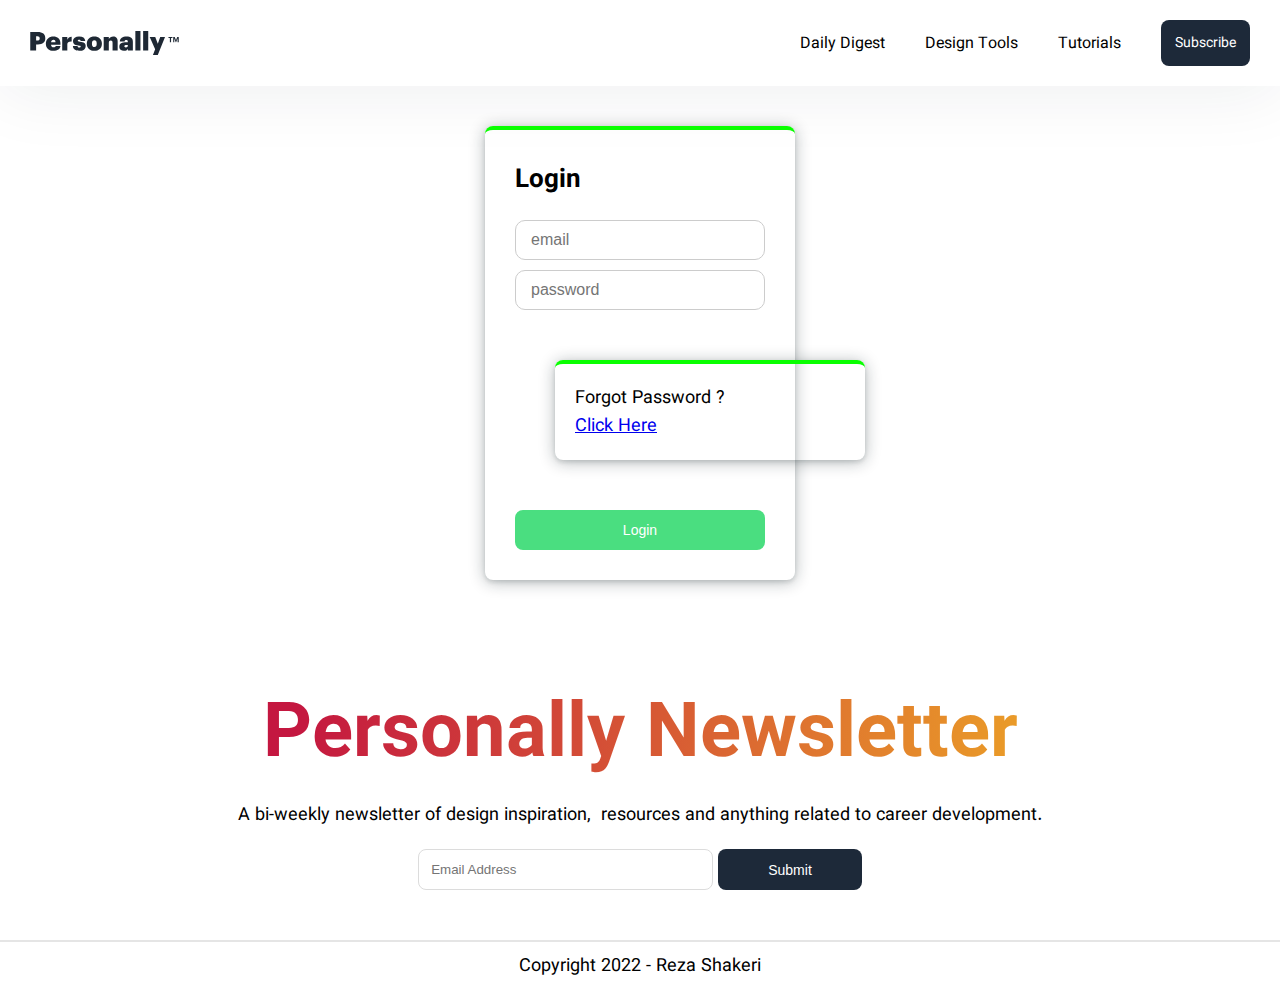
<file: login.html>
<!DOCTYPE html>
<html lang="en">
  <head>
    <meta charset="UTF-8" />
    <meta http-equiv="X-UA-Compatible" content="IE=edge" />
    <meta name="viewport" content="width=device-width, initial-scale=1.0" />
    <link rel="stylesheet" href="/css/font.css" />
    <link rel="stylesheet" href="/css/style.css" />
    <title>home Page</title>
  </head>
  <body>
    <header class="header">
      <nav class="navbar container block">
        <a class="navbar__logo" href="#">
          <img src="/assets/images/personally-logo.svg" alt="logo" />
        </a>
        <div class="navbar__toggler">
          <div class="bar bar-one"></div>
          <div class="bar bar-two"></div>
          <div class="bar bar-three"></div>
        </div>
        <div class="navbar__list">
          <ul class="navbar__links">
            <li class="navbar__link"><a href="#">Daily Digest</a></li>
            <li class="navbar__link"><a href="#">Design Tools</a></li>
            <li class="navbar__link"><a href="#">Tutorials</a></li>
            <a class="navbar__cta btn" href="#">Subscribe</a>
          </ul>
        </div>
      </nav>
    </header>
    <main class="main">
        <div class="account">
            <div class="login">
                <form class="login__form" action="">
                    <h2 class="login__heading">Login</h2>
                    <input placeholder="email" class="login__form-item login__email" type="text">
                    <input placeholder="password" class="login__form-item login__password" type="text">
                    <p class="forgot-password">Forgot Password ? <a  href="#">Click Here</a></p> 
                    <button type="submit" class="login__btn btn btn--success">Login</button>
                </form>
            </div>
        </div>
      <section class="newsletter">
        <h1 class="newsletter__title">Personally Newsletter</h1>
        <p class="newsletter__description">A bi-weekly newsletter of design inspiration,&nbsp;
           resources and anything related to career development.</p>
        <form class="newsletter__form" action="">
          <input placeholder="Email Address" class="newsletter__input" type="text">
          <input class="newsletter__button btn" type="submit">
        </form>
      </section>
      <div class="separator"/></div>
    </main>
    <footer class="footer">
      <p>Copyright 2022 - Reza Shakeri</p>
    </footer>
  </body>
  <script src="/js/main.js"></script>
</html>
</file>
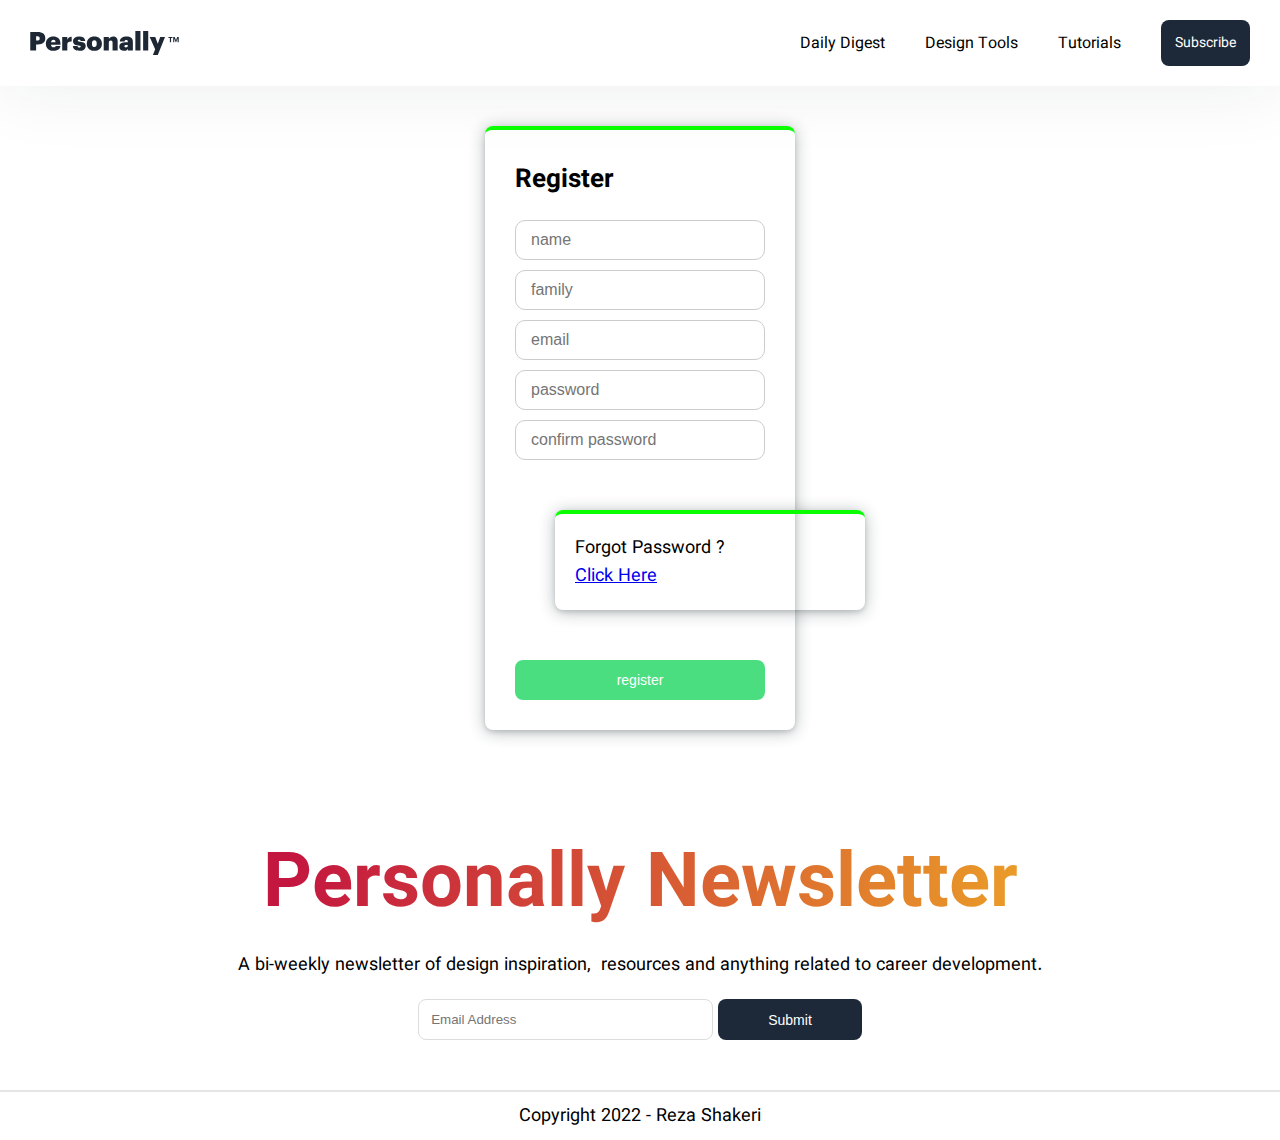
<file: register.html>
<!DOCTYPE html>
<html lang="en">
  <head>
    <meta charset="UTF-8" />
    <meta http-equiv="X-UA-Compatible" content="IE=edge" />
    <meta name="viewport" content="width=device-width, initial-scale=1.0" />
    <link rel="stylesheet" href="/css/font.css" />
    <link rel="stylesheet" href="/css/style.css" />
    <title>home Page</title>
  </head>
  <body>
    <header class="header">
      <nav class="navbar container block">
        <a class="navbar__logo" href="#">
          <img src="/assets/images/personally-logo.svg" alt="logo" />
        </a>
        <div class="navbar__toggler">
          <div class="bar bar-one"></div>
          <div class="bar bar-two"></div>
          <div class="bar bar-three"></div>
        </div>
        <div class="navbar__list">
          <ul class="navbar__links">
            <li class="navbar__link"><a href="#">Daily Digest</a></li>
            <li class="navbar__link"><a href="#">Design Tools</a></li>
            <li class="navbar__link"><a href="#">Tutorials</a></li>
            <a class="navbar__cta btn" href="#">Subscribe</a>
          </ul>
        </div>
      </nav>
    </header>
    <main class="main">
        <div class="account">
            <div class="register">
                <form class="register__form" action="">
                    <h2 class="register__heading">Register</h2>
                    <input placeholder="name" class="register__form-item register__name" type="text">
                    <input placeholder="family" class="register__form-item register__family" type="text">
                    <input placeholder="email" class="register__form-item register__email" type="text">
                    <input placeholder="password" class="register__form-item register__password" type="text">
                    <input placeholder="confirm password" class="register__form-item register__confirm-password" type="text">
                    <p class="forgot-password">Forgot Password ? <a  href="#">Click Here</a></p> 
                    <button type="submit" class="register__btn btn btn--success">register</button>
                </form>
            </div>
        </div>
      <section class="newsletter">
        <h1 class="newsletter__title">Personally Newsletter</h1>
        <p class="newsletter__description">A bi-weekly newsletter of design inspiration,&nbsp;
           resources and anything related to career development.</p>
        <form class="newsletter__form" action="">
          <input placeholder="Email Address" class="newsletter__input" type="text">
          <input class="newsletter__button btn" type="submit">
        </form>
      </section>
      <div class="separator"/></div>
    </main>
    <footer class="footer">
      <p>Copyright 2022 - Reza Shakeri</p>
    </footer>
  </body>
  <script src="/js/main.js"></script>
</html>
</file>
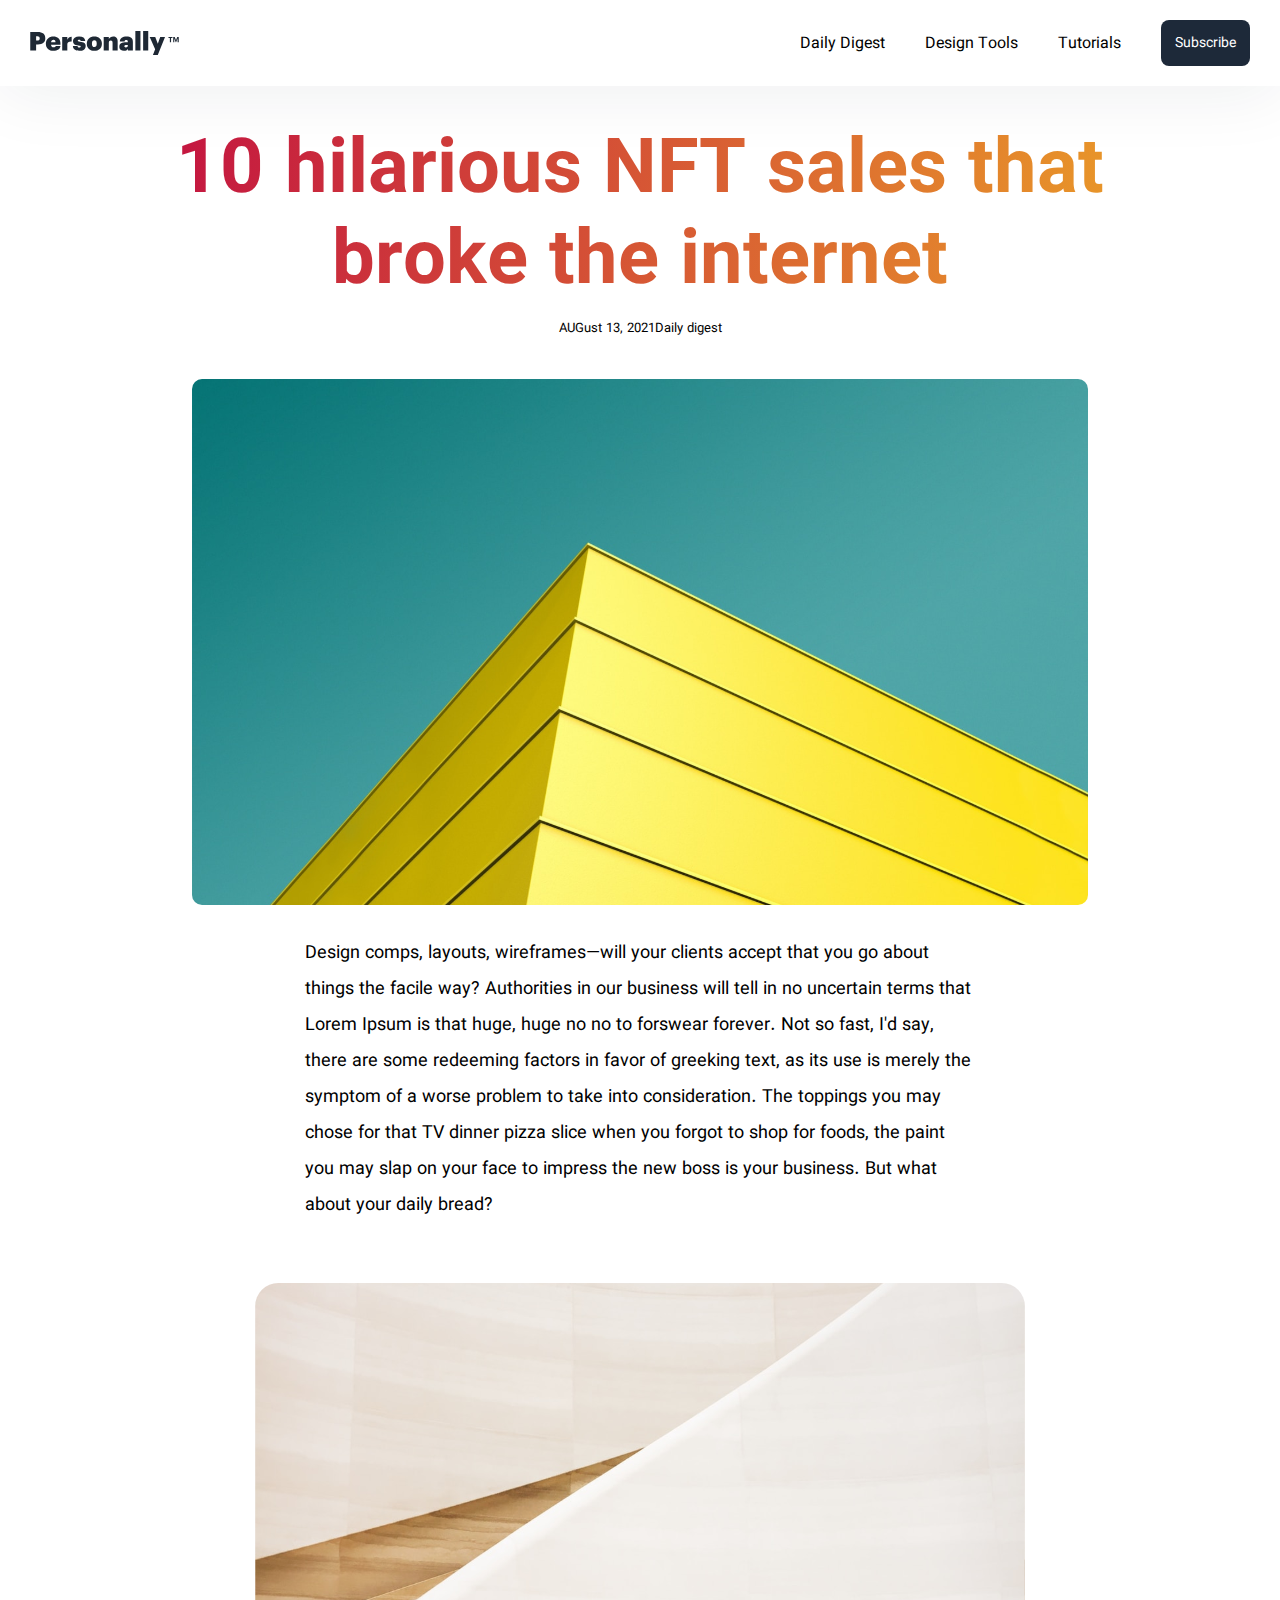
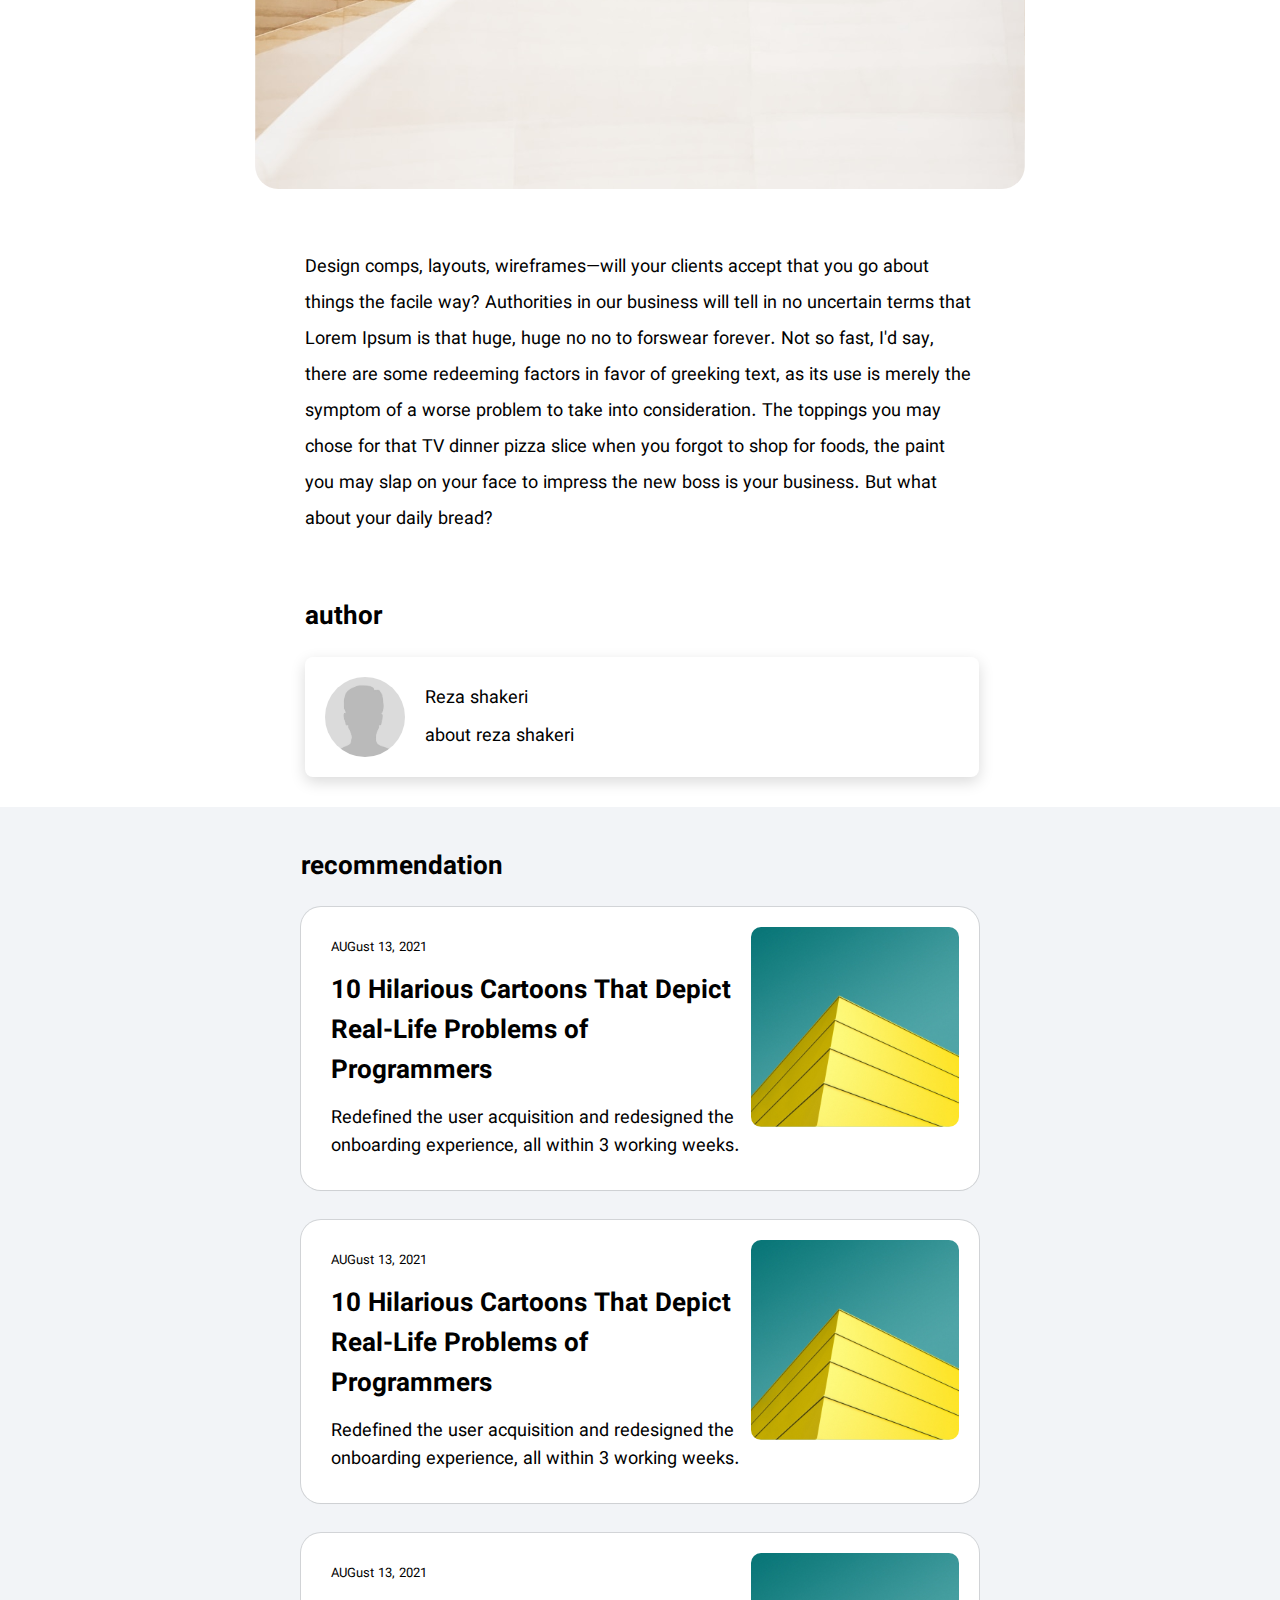
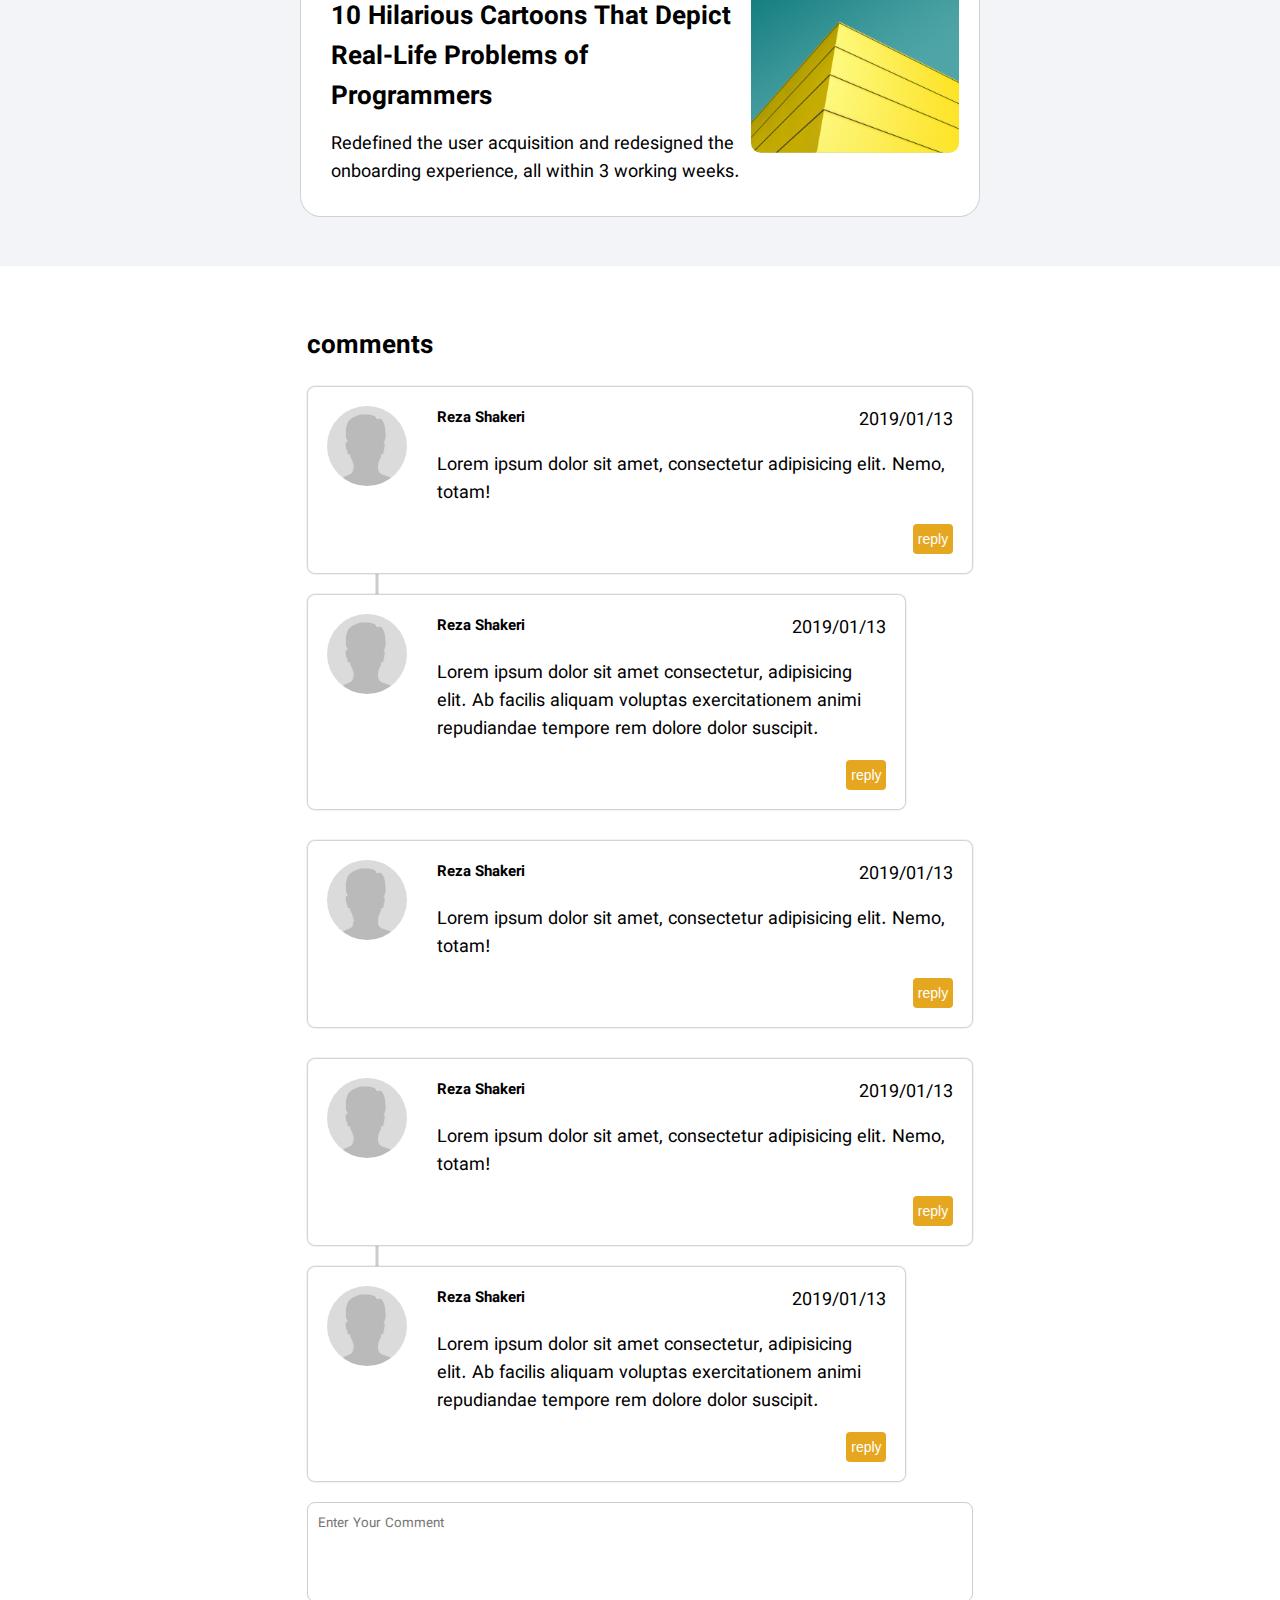
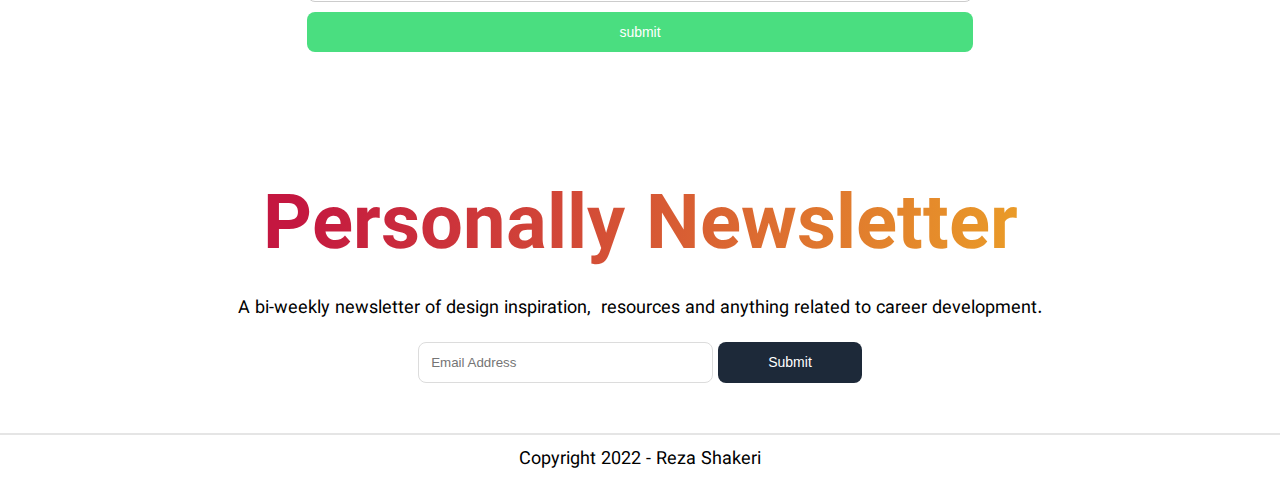
<file: single-article.html>
<!DOCTYPE html>
<html lang="en">
  <head>
    <meta charset="UTF-8" />
    <meta http-equiv="X-UA-Compatible" content="IE=edge" />
    <meta name="viewport" content="width=device-width, initial-scale=1.0" />
    <link rel="stylesheet" href="/css/font.css" />
    <link rel="stylesheet" href="/css/style.css" />
    <title>home Page</title>
  </head>
  <body>
    <header class="header">
      <nav class="navbar container block">
        <a class="navbar__logo" href="#">
          <img src="/assets/images/personally-logo.svg" alt="logo" />
        </a>
        <div class="navbar__toggler">
          <div class="bar bar-one"></div>
          <div class="bar bar-two"></div>
          <div class="bar bar-three"></div>
        </div>
        <div class="navbar__list">
          <ul class="navbar__links">
            <li class="navbar__link"><a href="#">Daily Digest</a></li>
            <li class="navbar__link"><a href="#">Design Tools</a></li>
            <li class="navbar__link"><a href="#">Tutorials</a></li>
            <a class="navbar__cta btn" href="#">Subscribe</a>
          </ul>
        </div>
      </nav>
    </header>
    <main class="main">
        <article class="article container">
          <div class="article__heading">
            <h1 class="article__title">10 hilarious NFT sales that broke the internet</h1>
            <div class="article__detail">
              <span class="article__date">AUGust 13, 2021 </span>
              <span class="article__category">Daily digest</span>
            </div>
          </div>
          <picture class="article__image">
            <source
            class="article__image-mobile"
            media="(max-width:640px)"
            srcset="/assets/images/article_image_1_mobile.svg"
            >
            <img class="article__image-default" src="/assets/images/article_image_1_mobile.svg" alt="">
          </picture>
          <div class="article__body">
            <p class="article__description">
              Design comps, layouts, wireframes—will your clients accept that you go about things the facile way? Authorities in our business will tell in no uncertain terms that Lorem Ipsum is that huge, huge no no to forswear forever. 

              Not so fast, I'd say, there are some redeeming factors in favor of greeking text, as its use is merely the symptom of a worse problem to take into consideration.

              The toppings you may chose for that TV dinner pizza slice when you forgot to shop for foods, the paint you may slap on your face to impress the new boss is your business. But what about your daily bread? 
            </p>
            <picture class="article__thumbnail">
              <source
              class="article__thumbnail-mobile"
              media="(max-width:640px)"
              srcset="/assets/images/article_thumbnail_into.svg"
              >
              <img class="article__thumbnail-default" src="/assets/images/article_thumbnail_into.svg" alt="">
            </picture>
            <p class="article__description">
              Design comps, layouts, wireframes—will your clients accept that you go about things the facile way? Authorities in our business will tell in no uncertain terms that Lorem Ipsum is that huge, huge no no to forswear forever. 

              Not so fast, I'd say, there are some redeeming factors in favor of greeking text, as its use is merely the symptom of a worse problem to take into consideration.

              The toppings you may chose for that TV dinner pizza slice when you forgot to shop for foods, the paint you may slap on your face to impress the new boss is your business. But what about your daily bread? 
            </p>
            
          </div>
          <div class="article__author">
            <h2 class="article__author-heading">author</h2>
            <div class="author__main">
              <img class="article__author-image" src="/assets/images/avatar-2.jpg" alt="">
            <div class="article__author-body">
              <p class="article__author-name">Reza shakeri</p>
              <p class="article__author-about">about reza shakeri</p>
            </div>
            </div>
          </div>
          <div class="article__recommendation">
            <h2 class="article__recommendation-heading">recommendation</h2>
            <div class="article__recommendation-item articles__item">
              <div class="articles__body">
                <span class="articles__date">AUGust 13, 2021 </span>
                <h2 class="articles__title">
                  10 Hilarious Cartoons That Depict Real-Life Problems of
                  Programmers
                </h2>
                <p class="articles__description">
                  Redefined the user acquisition and redesigned the onboarding
                  experience, all within 3 working weeks.
                </p>
              </div>
              <picture class="articles__image">
                <source class="articles__image-mobile" media="(max-width:640px)" srcset="/assets/images/articles_Thumbnail_mobile.svg">
                <source class="articles__image-tablet" media="(max-width:768px)" srcset="/assets/images/articles_Thumbnail_tablet.svg">
                <img class="articles__image-default" src="/assets/images/articles_Thumbnail_desktop.svg" alt="">
              </picture>
            </div>
            <div class="article__recommendation-item articles__item">

              <div class="articles__body">
                <span class="articles__date">AUGust 13, 2021 </span>
                <h2 class="articles__title">
                  10 Hilarious Cartoons That Depict Real-Life Problems of
                  Programmers
                </h2>
                <p class="articles__description">
                  Redefined the user acquisition and redesigned the onboarding
                  experience, all within 3 working weeks.
                </p>
              </div>
              <picture class="articles__image">
                <source class="articles__image-mobile" media="(max-width:640px)" srcset="/assets/images/articles_Thumbnail_mobile.svg">
                <source class="articles__image-tablet" media="(max-width:768px)" srcset="/assets/images/articles_Thumbnail_tablet.svg">
                <img class="articles__image-default" src="/assets/images/articles_Thumbnail_desktop.svg" alt="">
              </picture>
            </div>
            <div class="article__recommendation-item articles__item">

              <div class="articles__body">
                <span class="articles__date">AUGust 13, 2021 </span>
                <h2 class="articles__title">
                  10 Hilarious Cartoons That Depict Real-Life Problems of
                  Programmers
                </h2>
                <p class="articles__description">
                  Redefined the user acquisition and redesigned the onboarding
                  experience, all within 3 working weeks.
                </p>
              </div>
              <picture class="articles__image">
                <source class="articles__image-mobile" media="(max-width:640px)" srcset="/assets/images/articles_Thumbnail_mobile.svg">
                <source class="articles__image-tablet" media="(max-width:768px)" srcset="/assets/images/articles_Thumbnail_tablet.svg">
                <img class="articles__image-default" src="/assets/images/articles_Thumbnail_desktop.svg" alt="">
              </picture>
            </div>
          </div>
          <div class="article__comment">
            <h2 class="articles__comment-title">comments</h2>

            <div class="article__comment-box">
              <div class="article__comment-main">
                <img class="article__comment-avatar" src="/assets/images/avatar-2.jpg" alt="">
                <div class="article__comment-body">
                  <div class="article__comment-heading">
                    <b class="article__comment-user">Reza Shakeri</b>
                    <p class="article__comment-date">2019/01/13</p>
                  </div>
                  <p class="article__comment-message">Lorem ipsum dolor sit amet, consectetur adipisicing elit. Nemo, totam!</p>
                  <button class="btn btn--warning reply-btn"> reply</button>
                </div>
              </div>

              <div class="article__comment-reply">
                <img class="article__comment-avatar" src="/assets/images/avatar-2.jpg" alt="">
                <div class="article__comment-body">
                  <div class="article__comment-heading">
                    <b class="article__comment-user">Reza Shakeri</b>
                    <p class="article__comment-date">2019/01/13</p>
                  </div>
                  <p class="article__comment-message">Lorem ipsum dolor sit amet consectetur, adipisicing elit. Ab facilis aliquam voluptas exercitationem animi repudiandae tempore rem dolore dolor suscipit.</p>
                  <button class="btn btn--warning reply-btn"> reply</button>
                </div>
              </div>
            </div>

            <div class="article__comment-box">
              <div class="article__comment-main">
                <img class="article__comment-avatar" src="/assets/images/avatar-2.jpg" alt="">
                <div class="article__comment-body">
                  <div class="article__comment-heading">
                    <b class="article__comment-user">Reza Shakeri</b>
                    <p class="article__comment-date">2019/01/13</p>
                  </div>
                  <p class="article__comment-message">Lorem ipsum dolor sit amet, consectetur adipisicing elit. Nemo, totam!</p>
                  <button class="btn btn--warning reply-btn"> reply</button>
                </div>
              </div>
            </div>
            
            <div class="article__comment-box">
              <div class="article__comment-main">
                <img class="article__comment-avatar" src="/assets/images/avatar-2.jpg" alt="">
                <div class="article__comment-body">
                  <div class="article__comment-heading">
                    <b class="article__comment-user">Reza Shakeri</b>
                    <p class="article__comment-date">2019/01/13</p>
                  </div>
                  <p class="article__comment-message">Lorem ipsum dolor sit amet, consectetur adipisicing elit. Nemo, totam!</p>
                  <button class="btn btn--warning reply-btn"> reply</button>
                </div>
              </div>

              <div class="article__comment-reply">
                <img class="article__comment-avatar" src="/assets/images/avatar-2.jpg" alt="">
                <div class="article__comment-body">
                  <div class="article__comment-heading">
                    <b class="article__comment-user">Reza Shakeri</b>
                    <p class="article__comment-date">2019/01/13</p>
                  </div>
                  <p class="article__comment-message">Lorem ipsum dolor sit amet consectetur, adipisicing elit. Ab facilis aliquam voluptas exercitationem animi repudiandae tempore rem dolore dolor suscipit.</p>
                  <button class="btn btn--warning reply-btn"> reply</button>
                </div>
              </div>
            </div>
            <form class="article__comment-form" action="">
              <textarea placeholder="Enter Your Comment" resizable class="article__comment-text" name="" id="" cols="30" rows="10"></textarea>
              <button class="btn btn--success" type="submit">submit</button>
            </form>
          </div>
        </article>
      <section class="newsletter">
        <h1 class="newsletter__title">Personally Newsletter</h1>
        <p class="newsletter__description">A bi-weekly newsletter of design inspiration,&nbsp;
           resources and anything related to career development.</p>
        <form class="newsletter__form" action="">
          <input placeholder="Email Address" class="newsletter__input" type="text">
          <input class="newsletter__button btn" type="submit">
        </form>
      </section>
      <div class="separator"/></div>
    </main>
    <footer class="footer">
      <p>Copyright 2022 - Reza Shakeri</p>
    </footer>
  </body>
  <script src="/js/main.js"></script>
</html>
</file>
<file: css/font.css>
@font-face {
    font-family: "Vazir";
    font-weight: 400;
    font-style: normal;
    src: url("/assets/fonts/Vazir.woff") format("woff");
}

@font-face {
    font-family: "Vazir";
    font-weight: 700;
    font-style: normal;
    src: url("/assets/fonts/Vazir-Bold.woff") format("woff");
}

body {
    font-family: "Vazir";
}
</file>
<file: css/style.css>
/* css reset */
*,
*::after,
*::before {
  margin: 0;
  padding: 0;
  box-sizing: border-box;
  list-style: none;
}

/* general */
html {
  font-size: 62.5%;
}

/* mobile font size */
h1 {
  font-size: 2.8rem;
}

h2 {
  font-size: 1.8rem;
}

p {
  font-size: 1.6rem;
}

/* tablet font size */
@media screen and (min-width: 768px) {
  h1 {
    font-size: 4.6rem;
  }

  h2 {
    font-size: 2.2rem;
  }

  p {
    font-size: 1.8rem;
  }
}

/* desktop font size */
@media screen and (min-width: 1024px) {
  h1 {
    font-size: 7.6rem;
  }

  h2 {
    font-size: 2.6rem;
  }

  p {
    font-size: 1.8rem;
  }
}

/* header */
/* navbar : mobile version */
.header {
  background-color: #fff;
  display: block;
  box-shadow: 0px 4px 70px 0px #1e283414;
}

.navbar {
  display: flex;
  justify-content: space-between;
  align-items: center;
  flex-wrap: wrap;
  padding: 1rem 2rem;
}

.navbar__logo {
  align-self: center;
  display: flex;
}

.bar-one,
.bar-two {
  width: 40px;
  height: 4px;
  background-color: #1d2939;
  margin-top: 9px;
}

.bar-three {
  width: 24px;
  height: 4px;
  background-color: #1d2939;
  margin-top: 9px;
  margin-left: 16px;
}

.navbar__list {
  width: 100%;
  display: flex;
  flex-direction: column;
  flex-wrap: wrap;
  opacity: 0;
  max-height: 0;
  overflow: hidden;
  transition: all 0.4s ease-in;
}

.navbar__link a {
  text-decoration: none;
  color: #000;
  font-size: 1.6rem;
  border-bottom: 1px solid #000;
  display: block;
  padding: 1rem 0;
}

.navbar__cta {
  display: block;
  text-align: center;
}

/* navbar : tablet version */
@media screen and (min-width: 768px) {
  .navbar {
    flex-wrap: nowrap;
  }
  .navbar__toggler {
    display: none;
  }

  .navbar__list {
    flex-direction: row;
    align-items: center;
    max-height: 100%;
    opacity: 1;
    justify-content: flex-end;
  }

  .navbar__links {
    display: flex;
    column-gap: 4rem;
    height: auto;
    align-items: center;
  }

  .navbar__link a {
    text-decoration: none;
    color: #000;
    font-size: 1.6rem;
    border-bottom: none;
    width: auto;
  }
}

.navbar.nav__expanded .navbar__list {
  display: flex;
  max-height: 100vh;
  opacity: 1;
}

.bar {
  transition: all 0.3s ease-in-out;
}

.navbar.nav__expanded .bar-one {
  transform: rotate(45deg) translateY(2px) translateX(14px);
}

.navbar.nav__expanded .bar-two {
  opacity: 0;
  transform: translateX(-40px);
  transition: all 0.5s ease-in-out;
}

.navbar.nav__expanded .bar-three {
  width: 40px;
  height: 4px;
  margin-left: 0;
  transform: rotate(-45deg) translateY(-4px) translateX(17px);
}

/* navbar : desktop version */
@media screen and (min-width: 1024px) {
}

/* buttons */
.btn {
  background-color: #1d2939;
  color: #fff;
  text-decoration: none;
  padding: 1.2rem 1.4rem;
  border-radius: 8px;
  font-size: 1.4rem;
  border: none;
}

.btn--primary {
  background-color: #fff;
  color: #1d2939;
  font-weight: 700;
  border: 1px solid #e4e7ec;
}

.btn--success {
  background-color: rgb(74 222 128);
  color: #fff;
}

.btn--warning {
  background-color: rgb(251 191 36);
  color: #fff;
}

.reply-btn {
  align-self: flex-end;
  width: 40px;
  height: 30px;
  padding: 0.5rem;
  border-radius: 4px;
  background-color: rgb(229, 167, 32);
}

.reply-btn a {
    text-decoration: none;
    color: #fff;
}

.more-btn {
  display: flex;
  justify-content: center;
  align-items: center;
  padding: 2rem 0;
}

/* badge */
.badge {
  background-color: #f2f4f7;
  padding: 1rem 3rem;
  border-radius: 100px;
}

/* block */
.block {
  padding: 2rem 3rem;
}

/* container */
.container {
  max-width: 640px;
  margin: 0 auto;
}

@media screen and (min-width: 768px) {
  .container {
    max-width: 768px;
    margin: 0 auto;
  }
}

@media screen and (min-width: 1024px) {
  .container {
    max-width: 1024px;
    margin: 0 auto;
  }
}

@media screen and (min-width: 1280px) {
  .container {
    max-width: 1280px;
    margin: 0 auto;
  }
}

@media screen and (min-width: 1536px) {
  .container {
    max-width: 1536px;
    margin: 0 auto;
  }
}

/* intro */
.intro {
  display: flex;
  flex-direction: column;
  justify-content: center;
  align-items: center;
  text-align: center;
  row-gap: 2rem;
  padding: 6rem 0;
}

.intro__title {
  font-weight: 700;
  background: linear-gradient(97.1deg, #c41740 4.8%, #ea9c28 100%);
  -webkit-background-clip: text;
  -webkit-text-fill-color: transparent;
  background-clip: text;
  line-height: 120%;
}

.intro__description {
  text-justify: justify;
  text-align: center;
}

.intro__badge {
  font-size: 1.2rem;
  font-weight: 700;
}

/* articles */
.articles {
  background-color: #f2f4f7;
  padding: 1rem 0;
}
.articles__view-all {
  display: flex;
  justify-content: space-between;
  align-items: center;
  padding: 2rem 2rem 0 2rem;
}

.articles__item {
  display: flex;
  flex-direction: column;
  background-color: #fff;
  border-radius: 20px;
  justify-content: center;
  align-items: center;
  margin: 2rem 2rem;
  box-shadow: rgba(0, 0, 0, 0.1) 0px 5px 5px -3px,
  rgba(0, 0, 0, 0.05) 0px 4px 6px -2px;
  transition: all 0.3s ease-in;
}

.articles__item:hover {
  box-shadow: rgba(0, 0, 0, 0.1) 0px 10px 15px -3px,
  rgba(0, 0, 0, 0.05) 0px 4px 6px -2px;
  transition: all 0.3s ease-in;
}

.articles__body {
  padding: 3rem;
  display: flex;
  flex-direction: column;
  row-gap: 1.3rem;
  align-items: center;
}

.articles__date {
  font-size: 1.3rem;
}

.articles__image-mobile,
.articles__image-desktop,
.articles__image-tablet,
.articles__image-default,
.articles__image {
  width: 100%;
  height: 270px;
  object-fit: cover;
  border-radius: 0 0 1rem 1rem;
}

.articles__description {
  display: none;
}

.articles__title > a {
  text-decoration: none;
  color: black;
}

.articles__title > a:hover {
  color: #d49a04;
  transition: all 0.4s ease-out;
}

@media screen and (min-width: 768px) {
  .articles__item {
    flex-direction: row;
    padding: 2rem;
  }

  .articles__description {
    display: block;
  }

  .articles__body {
    width: 200%;
    align-items: flex-start;
  }

  .articles__image-mobile,
  .articles__image-desktop,
  .articles__image-tablet,
  .articles__image-default,
  .articles__image {
    width: 100%;
    object-fit: cover;
    border-radius: 1rem;
  }
}

/* newsletter */
.newsletter {
  background-color: #fff;
  padding-top: 2rem;
  display: flex;
  flex-direction: column;
  align-items: center;
  justify-content: center;
  margin: 5rem;
}

.newsletter__title {
  font-weight: 700;
  background: linear-gradient(97.1deg, #c41740 4.8%, #ea9c28 100%);
  -webkit-background-clip: text;
  -webkit-text-fill-color: transparent;
  background-clip: text;
  line-height: 120%;
  text-align: center;
}

.newsletter__form {
  display: flex;
  flex-direction: column;
  row-gap: 1rem;
  width: 100%;
}

.newsletter__description {
  text-align: center;
  margin: 2rem 0;
}

.newsletter__input {
  border: 1px solid #dcdcdc;
  padding: 1.2rem;
  border-radius: 8px;
}

@media screen and (min-width: 768px) {
  .newsletter__form {
    flex-direction: row;
    justify-content: center;
    width: 50%;
  }

  .newsletter__button {
    padding: 1.2rem 5rem;
    margin-left: 0.5rem;
  }

  .newsletter__input {
    width: 50%;
  }
}

/* separator */
.separator {
  border: 0.5px solid #ccc;
  background-color: #ccc;
  opacity: 0.5;
  margin: 1rem 0;
}

/* footer */
.footer {
  display: flex;
  flex-direction: column;
  justify-content: center;
  align-items: center;
  margin: 1rem 0;
}

/* article */
.article {
  display: flex;
  flex-direction: column;
  align-items: center;
}

.article__body {
  display: flex;
  flex-direction: column;
  align-items: center;
}

.article__title {
  font-weight: 700;
  background: linear-gradient(97.1deg, #c41740 4.8%, #ea9c28 100%);
  -webkit-background-clip: text;
  -webkit-text-fill-color: transparent;
  background-clip: text;
  line-height: 120%;
  text-align: center;
  width: 80%;
}

.article__heading {
  display: flex;
  align-items: center;
  flex-direction: column;
  padding: 4rem 1rem;
  row-gap: 1rem;
}

.article__detail {
  display: flex;
  font-size: 1.3rem;
}

.article__image,
.article__image-mobile,
.article__image-default {
  width: 100%;
}

.article__thumbnail {
  display: flex;
  justify-content: center;
  align-items: center;
  flex-direction: column;
  padding: 3rem;
}

.article__thumbnail,
.article__thumbnail-mobile,
.article__thumbnail-default {
  width: 100%;
}

.article__description {
  padding: 3rem;
  line-height: 2;
}

.article__author {
  width: 100%;
  display: flex;
  flex-direction: column;
  margin: 1rem 2rem;
  padding: 1rem;
  align-items: flex-start;
}

.article__author-heading {
  margin: 1rem 2rem;
}

.author__main {
  border-radius: 8px;
  display: flex;
  column-gap: 2rem;
  margin: 1rem 2rem;
  padding: 2rem;
  width: 95%;
  box-shadow: rgba(0, 0, 0, 0.15) 0px 5px 15px 0px;
}

.article__author-image {
  border-radius: 50%;
  width: 80px;
}

.article__author-body {
  display: flex;
  flex-direction: column;
  justify-content: center;
  text-align: left;
  row-gap: 1rem;
  width: 83%;
}

.article__author-about {
  overflow: hidden;
  text-overflow: ellipsis;
  display: -webkit-box;
  -webkit-line-clamp: 3; /* number of lines to show */
  line-clamp: 3;
  -webkit-box-orient: vertical;
}

/* article comment */

.article__comment {
  width: 90%;
  display: flex;
  flex-direction: column;
  align-items: flex-start;
  row-gap: 1rem;
  margin: 6rem 0;
}

.article__comment-form {
  display: flex;
  flex-direction: column;
  width: 100%;
  row-gap: 1rem;
}

.article__comment-text {
  border-radius: 8px;
  width: 100%;
  height: 100px;
  resize: none;
  padding: 1rem;
  font-family: "Vazir";
  border-color: #ccc;
}

.article__comment-avatar {
  border-radius: 50%;
  width: 80px;
  height: 80px;
}
.article__comment-main {
  display: flex;
  column-gap: 3rem;
  align-items: flex-start;
  box-shadow: rgba(0, 0, 0, 0.05) 0px 0px 0px 1px,
    rgb(209, 213, 219) 0px 0px 0px 1px inset;
  padding: 2rem 2rem;
  border: none;
  border-radius: 8px;
  background-color: #fff;
}

.article__comment-reply::before {
  content: "";
  display: block;
  height: 3px;
  position: absolute;
  top: 200px;
  width: 100px;
  background-color: #ccc;
  z-index: -1;
  transform: rotate(90deg);
}

.article__comment-reply {
  display: flex;
  column-gap: 3rem;
  align-items: flex-start;
  width: 100%;
  box-shadow: rgba(0, 0, 0, 0.05) 0px 0px 0px 1px,
    rgb(209, 213, 219) 0px 0px 0px 1px inset;
  padding: 2rem 2rem;
  border: none;
  border-radius: 8px;
  background-color: #fff;
}

.article__comment-box {
  display: flex;
  width: 100%;
  row-gap: 2rem;
  column-gap: 3rem;
  margin: 1rem 0;
  border: none;
  border-radius: 8px;
  transition: all 0.5s ease-in-out;
  flex-direction: column;
  position: relative;
}

.article__comment-main:hover,
.article__comment-reply:hover {
  box-shadow: rgba(0, 0, 0, 0.15) 0px 2px 8px;
  transition: all 0.5s ease-in-out;
}

.article__comment-body {
  display: flex;
  flex-direction: column;
  width: 100%;
  row-gap: 1.7rem;
  justify-content: center;
  align-items: baseline;
}
.article__comment-heading {
  display: flex;
  justify-content: space-between;
  width: 100%;
}

.article__comment-user {
  font-size: 1.5rem;
}

@media screen and (min-width: 768px) {
  .article__image,
  .article__image-mobile,
  .article__image-default {
    border-radius: 10px;
  }

  .article__comment-reply {
    width: 90%;
  }
}

@media screen and (min-width: 1024px) {
  .article__comment {
    width: 52%;
  }

  .article__description {
    width: 57%;
  }

  .article__author {
    width: 57%;
  }

  .article__thumbnail,
  .article__thumbnail-mobile,
  .article__thumbnail-default {
    width: 80%;
  }

  .article__image {
    display: flex;
    justify-content: center;
    align-items: center;
    flex-direction: column;
  }

  .article__image-mobile,
  .article__image-default {
    width: 70%;
    object-fit: cover;
  }

  .article__image img {
    border-radius: 10px;
  }
}

/* article recommendation */

.article__recommendation {
  display: flex;
  justify-content: center;
  width: 100%;
  background-color: #F2F4F7;
  flex-direction: column;
  align-items: center;
  padding-bottom: 3rem;
}

.article__recommendation-heading {
  margin: 4rem 0 1rem 0;
}

.article__recommendation-heading {
  display: flex;
  justify-content: flex-start;
  align-items: center;
  width: 90%;
}
.article__recommendation-item.articles__item {
  width: 92%;
  margin-top: 1rem;
}

.article__recommendation-item {
  box-shadow: rgba(0, 0, 0, 0.02) 0px 1px 3px 0px, rgba(27, 31, 35, 0.15) 0px 0px 0px 1px;
  align-items: flex-start;
  width: 59%;
  transition: all 0.5s ease-in-out;
}

.article__recommendation-item:hover {
  box-shadow: rgb(0 0 0 / 15%) 0px 5px 15px 0px;
  transition: all 0.5s ease-in-out;
}

.article__recommendation-item.articles__item .articles__body {
  padding: 1rem;
  align-self: center ;
}

.article__recommendation .articles__image img {
  width: 100%;
  height: 275px;
}

@media screen and (min-width: 768px) {
  .article__recommendation .articles__image {
    height: 200px;
  }

  .article__recommendation .articles__image img {
    height: 200px;
  }

}

@media screen and (min-width:1024px) {
  .article__recommendation-item.articles__item {
    width: 53%;
  }

  .article__recommendation-heading {
    width: 53%;
  }
}

/* register and login*/

.account {
  display: flex;
  align-items: center;
  width: 100%;
  flex-direction: column;
}

.register,
.login,
.forgot-password,
.reset-password {
  padding: 2rem;
  border-radius: 8px;
  margin: 4rem;;
  display: flex;
  justify-content: center;
  width: 310px;
  flex-direction: column;
  box-shadow: rgba(14, 30, 37, 0.12) 0px 2px 4px 0px, rgba(14, 30, 37, 0.32) 0px 2px 16px 0px;
  transition: all 0.5s ease-in-out;
  border-top: 4px solid rgb(9, 255, 0);
}

.register__heading,
.login__heading,
.forgot-password__heading {
  margin-bottom: 1rem;
}

.register__form,
.login__form,
.forgot-password__form,
.reset-password {
  display: flex;
  flex-direction: column;
  row-gap: 1rem;
  margin: 1rem;
}

.register__form-item,
.login__form-item,
.forgot-password__item {
  padding: 1rem 1.5rem;
  border: 1px solid #ccc;
  border-radius: 10px;
  font-size: 1.6rem;
  width: 100%;
}

.forgot-password-link {
  font-size: 1.5rem;
  margin-top: 1rem;
}

.forgot-password-link a {
  text-decoration: none;
  font-size: 1.5rem;
  color: rgb(0, 183, 158);
  margin-left: 0.2rem;
}


/* error */

.errorlist {
  color: red;
  font-size: 1.5rem;
}

.comment-login {
  border: 1px solid green;
  padding: 1rem;
  border-radius: 10px;
  display: inline;
  width: 100%;
}

.comment-login a {
  text-decoration: none;
  color: green;
}

/* user profile */
.user-profile {
  display: flex;
  width: 100%;
  justify-content: center;
  flex-direction: column;
}

.user-profile__options {
  display: flex;
  flex-direction: column;
  row-gap: 1rem;
  margin: 3rem;
  background-color: #fff;
  order: 1;
}

.user-profile__option {
  font-size:1.5rem;
  background: #fff;
  border: 1px solid rgb(190, 190, 190);
  padding: 1rem;
  border-radius: 10px;
}

.user-profile__option a {
  text-decoration: none;
  color: black;
}

.user-profile__main {
  display: flex;
  flex-direction: column;
  align-items: center;
  justify-content: center;
  row-gap: 2rem;
  box-shadow: rgb(0 0 0 / 35%) 0px 5px 15px;
  padding: 2rem;
  margin: 2rem;
  border-radius: 10px;

}

.user-profile__avatar {
  width: 100px;
  height: 100px;
}

.user-profile__item {
  display: flex;
  align-items: center;
  justify-content: center;
  column-gap: 0.7rem;
  width: 100%;
}

.user-profile__item-name {
  font-size: 1.5rem;
}

.user-profile__item-input {
  width: 70%;
  padding: 1.5rem;
  border: none;
  background-color: rgb(241 241 241);
  border-radius:8px;
}

.user-profile__heading {
  display: flex;
  flex-direction: column;
  align-items: center;
  row-gap:2rem;
}

.user-profile__body {
  display: flex;
  flex-direction: column;
  row-gap: 2rem;
  width: 100%;
}

.user-profile__textarea {
  resize: none;
}

@media screen and (min-width: 768px) {
  .user-profile__heading {
    display: flex;
    flex-direction: column;
  }

  .user-profile__textarea {
    width: 92%;
  }

  .user-profile__body {
    flex-direction: row;
    column-gap: 2rem;
  }

  .user-profile__about {
    width: 97%;
    justify-content: flex-start;
  }
}

@media screen and (min-width: 1024px) {
  .user-profile {
    flex-direction: row;
  }
  .user-profile__options {
    width: 40%;
    order:0;
    justify-content: flex-start;
  }
  .user-profile__main {
    width: 170%;
  }

}

@media screen and (min-width: 1279px) {
  .user-profile__textarea {
    width: 93%;
  }
}

@media screen and (min-width:1534px){
  .user-profile__about,
  .user-profile__textarea {
    width: 95%;
  }
}
</file>
